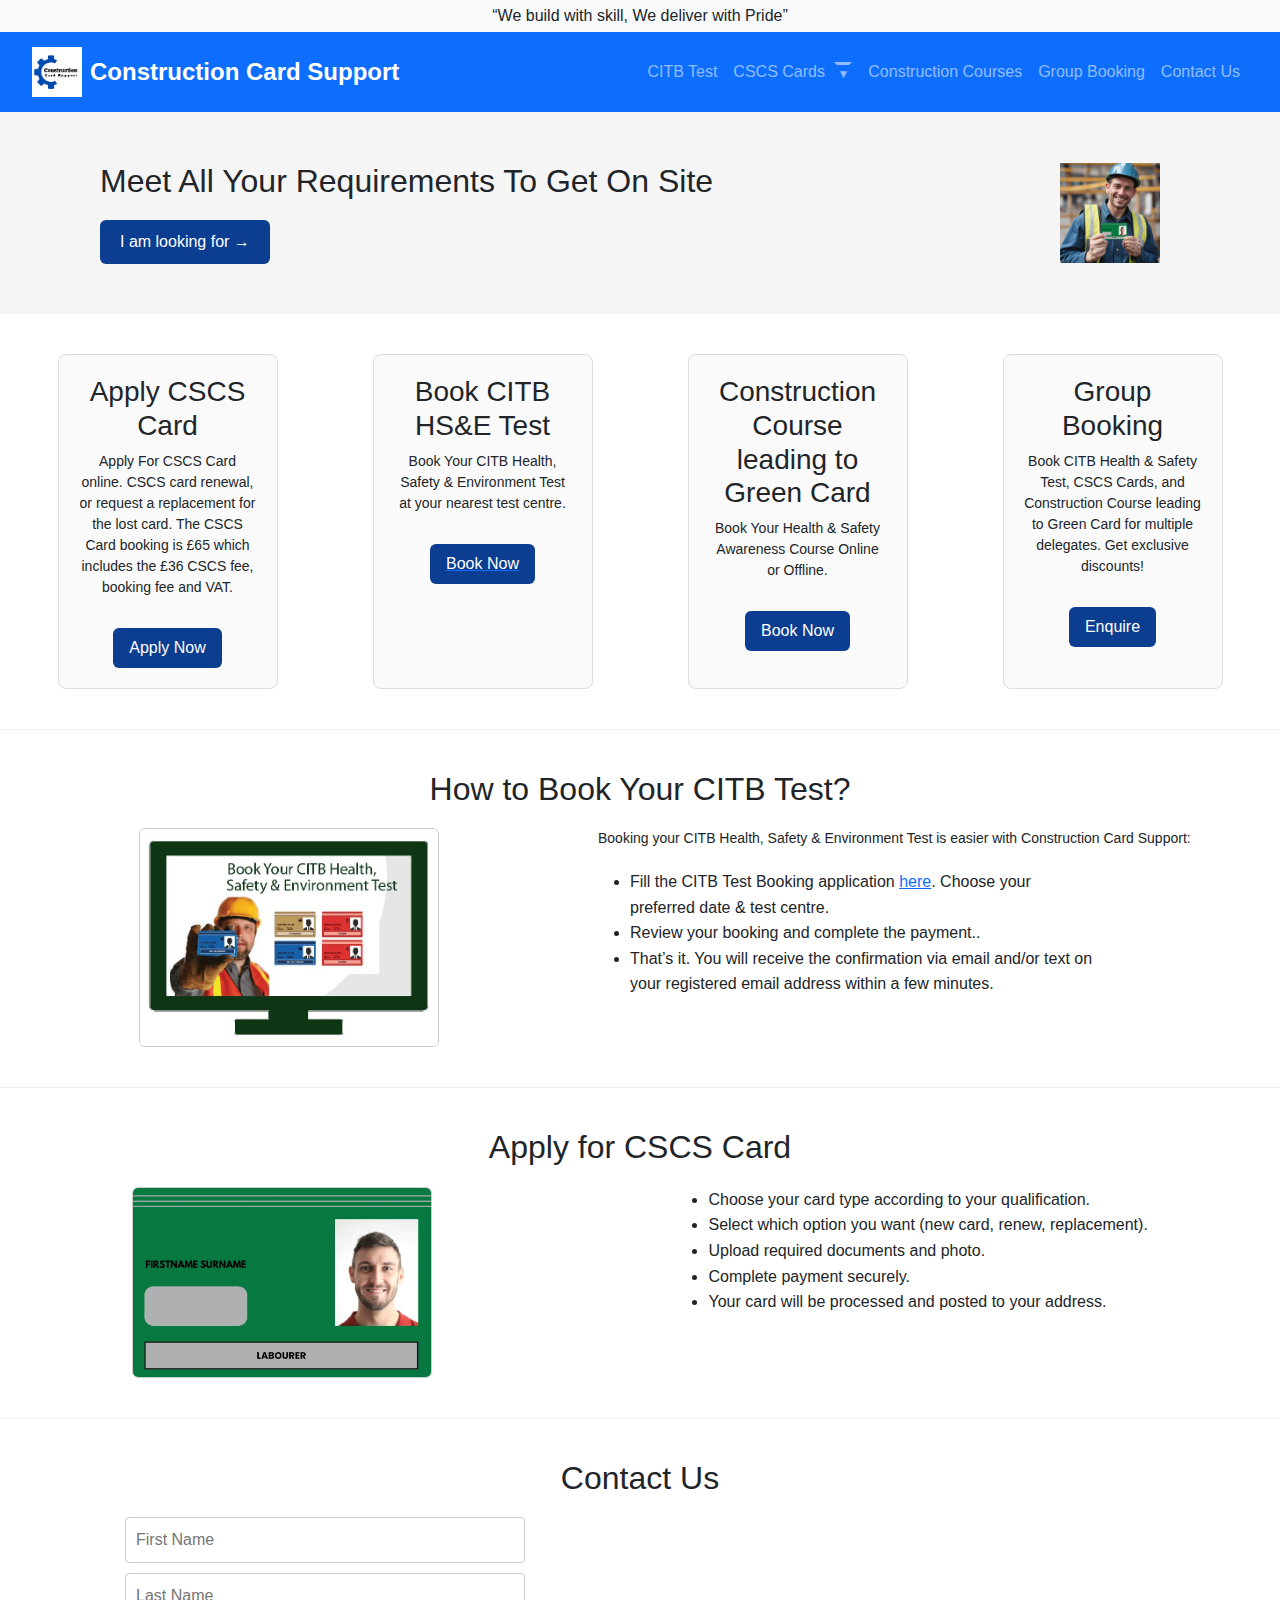
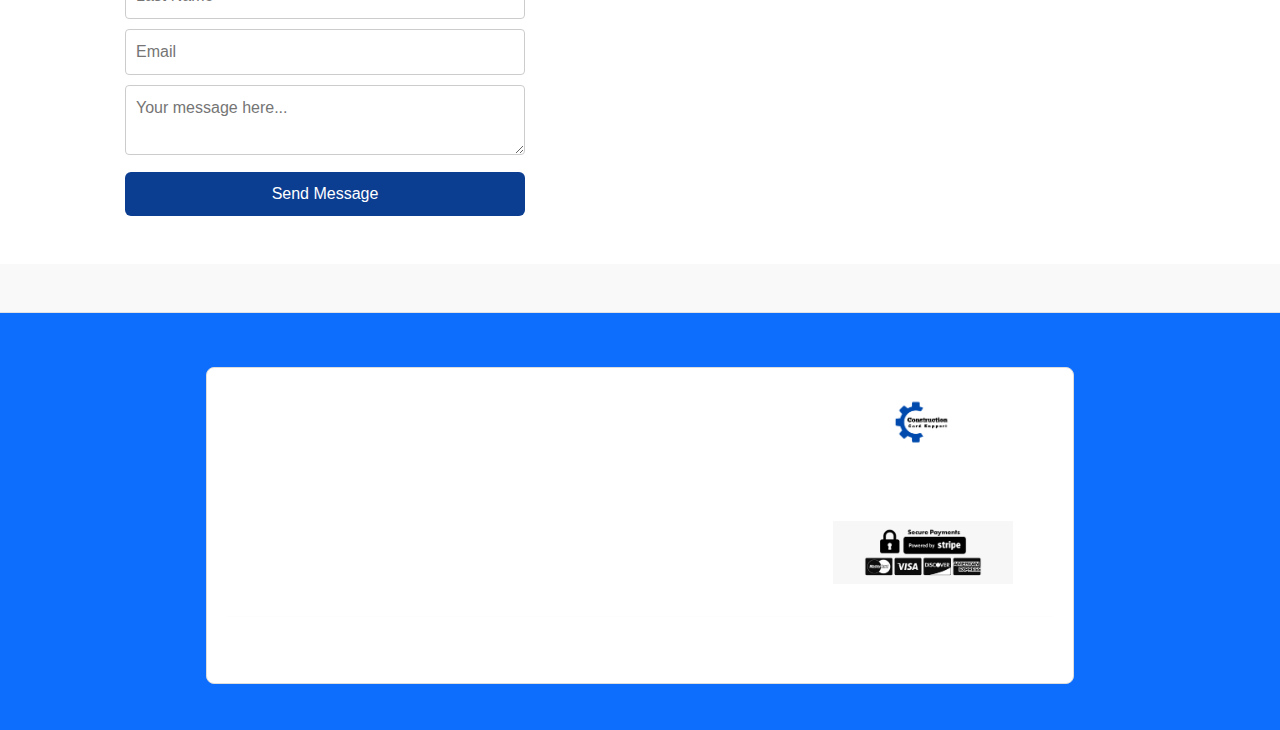
<file: index.html>
<!DOCTYPE html>
<html lang="en">
<head>
    <meta charset="UTF-8" />
    <meta name="viewport" content="width=device-width, initial-scale=1" />
    <title>Construction Card Support</title>
    <link href="https://fonts.googleapis.com/css2?family=Poppins:wght@400;600&display=swap" rel="stylesheet">
    <link href="https://cdn.jsdelivr.net/npm/bootstrap@5.3.0/dist/css/bootstrap.min.css" rel="stylesheet">
    <link rel="stylesheet" href="css/styles.css" />
</head>
<body>

    <div id="header"></div>

    <!-- Hero Section -->
    <section class="hero">
        <div class="hero-text">
            <h1>Meet All Your Requirements To Get On Site</h1>
            <button class="btn btn-primary">I am looking for →</button>
        </div>
        <div class="hero-image">
            <img src="images/hero.jpg" alt="Construction Card" />
        </div>
    </section>

    <!-- Services Section -->
    <section class="services">
        <div class="service-card">
            <h3>Apply CSCS Card</h3>
            <p>Apply For CSCS Card online. CSCS card renewal, or request a replacement for the lost card. The CSCS Card booking is £65 which includes the £36 CSCS fee, booking fee and VAT.<p>
            <a href="apply-cscs-green-labourer.html">
                <div class="button-row">
                    <button class="btn btn-primary">Apply Now</button>
                </div>
            </a>
        </div>
        <div class="service-card">
            <h3>Book CITB HS&E Test</h3>
            <p>Book Your CITB Health, Safety & Environment Test at your nearest test centre.</p>
            <a href="citb-test.html">
            <div class="button-row">
                <button class="btn btn-primary">Book Now</button>
            </div>
            </a>
        </div>
        <div class="service-card">
            <h3>Construction Course leading to Green Card</h3>
            <p>Book Your Health & Safety Awareness Course Online or Offline.</p>
            <div class="button-row">
                <button class="btn btn-primary">Book Now</button>
            </div>
        </div>
        <div class="service-card">
            <h3>Group Booking</h3>
            <p>Book CITB Health & Safety Test, CSCS Cards, and Construction Course leading to Green Card for multiple delegates. Get exclusive discounts!</p>
            <div class="button-row">
                <button class="btn btn-secondary">Enquire</button>
            </div>
        </div>
    </section>

    <!-- How to Book -->
    <section class="how-to-book">
        <h2>How to Book Your CITB Test?</h2>
        <div class="how-to-book-content">
            <img src="images/citb.jpg" alt="CITB Test" style="
                border-left-width: 1px;
                margin-left: 50px;
            ">
            
            <div>
                <p>Booking your CITB Health, Safety & Environment Test is easier with Construction Card Support:</p>
                <ul>
                    <li>Fill the CITB Test Booking application <a href="citb-test.html">here</a>. Choose your preferred date & test centre.</li>
                    <li>Review your booking and complete the payment..</li>
                    <li> That’s it. You will receive the confirmation via email and/or text on your registered email address within a few minutes.</li>
                </ul>
            </div>
        </div>
    </section>

    <!-- Apply for CSCS Card -->
    <section class="apply-cscs">
        <h2>Apply for CSCS Card</h2>
        <div class="apply-cscs-content">
            <img src="images/GreenCard_1.jpg" alt="CSCS Card" />
            <div>
                <ul>
                    <li>Choose your card type according to your qualification.</li>
                    <li>Select which option you want (new card, renew, replacement).</li>
                    <li>Upload required documents and photo.</li>
                    <li>Complete payment securely.</li>
                    <li>Your card will be processed and posted to your address.</li>
                </ul>
            </div>
        </div>
    </section>

    <!-- Contact + Map -->
    <section class="contact-map">
        <h2>Contact Us</h2>
        <div class="contact-map-content">
            <form id="contact-form">
                <input type="text" placeholder="First Name" required />
                <input type="text" placeholder="Last Name" required />
                <input type="email" placeholder="Email" required />
                <textarea placeholder="Your message here..."></textarea>
                <button type="submit" class="btn btn-success">Send Message</button>
            </form>
            <div class="map">
                <iframe
                    src="https://www.google.com/maps/embed?pb=!1m18!1m12!1m3!1d2371.519013346125!2d-1.546485!3d53.7965081!2m3!1f0!2f0!3f0!3m2!1i1024!2i768!4f13.1!3m3!1m2!1s0x48795c18f5d7aeb3%3A0xb5f37e5c8d368e5!2s14%20King%20St%2C%20Leeds%20LS1%202HL%2C%20UK!5e0!3m2!1sen!2suk!4v1680000000000"
                    width="400"
                    height="300"
                    style="border:0;"
                    allowfullscreen=""
                    loading="lazy">
                </iframe>
            </div>
        </div>
    </section>

    <div id="footer"></div>
    

    <script>
        fetch('partials/header.html')
            .then(res => res.text())
            .then(data => document.getElementById('header').innerHTML = data);

        fetch('partials/footer.html')
            .then(res => res.text())
            .then(data => document.getElementById('footer').innerHTML = data);

        document.getElementById("contact-form").addEventListener("submit", function(e) {
            e.preventDefault();
            alert("Thank you for your message! We will get back to you soon.");
        });
    </script>
    <script src="https://cdn.jsdelivr.net/npm/bootstrap@5.3.0/dist/js/bootstrap.bundle.min.js"></script>
</body>
</html>
</file>
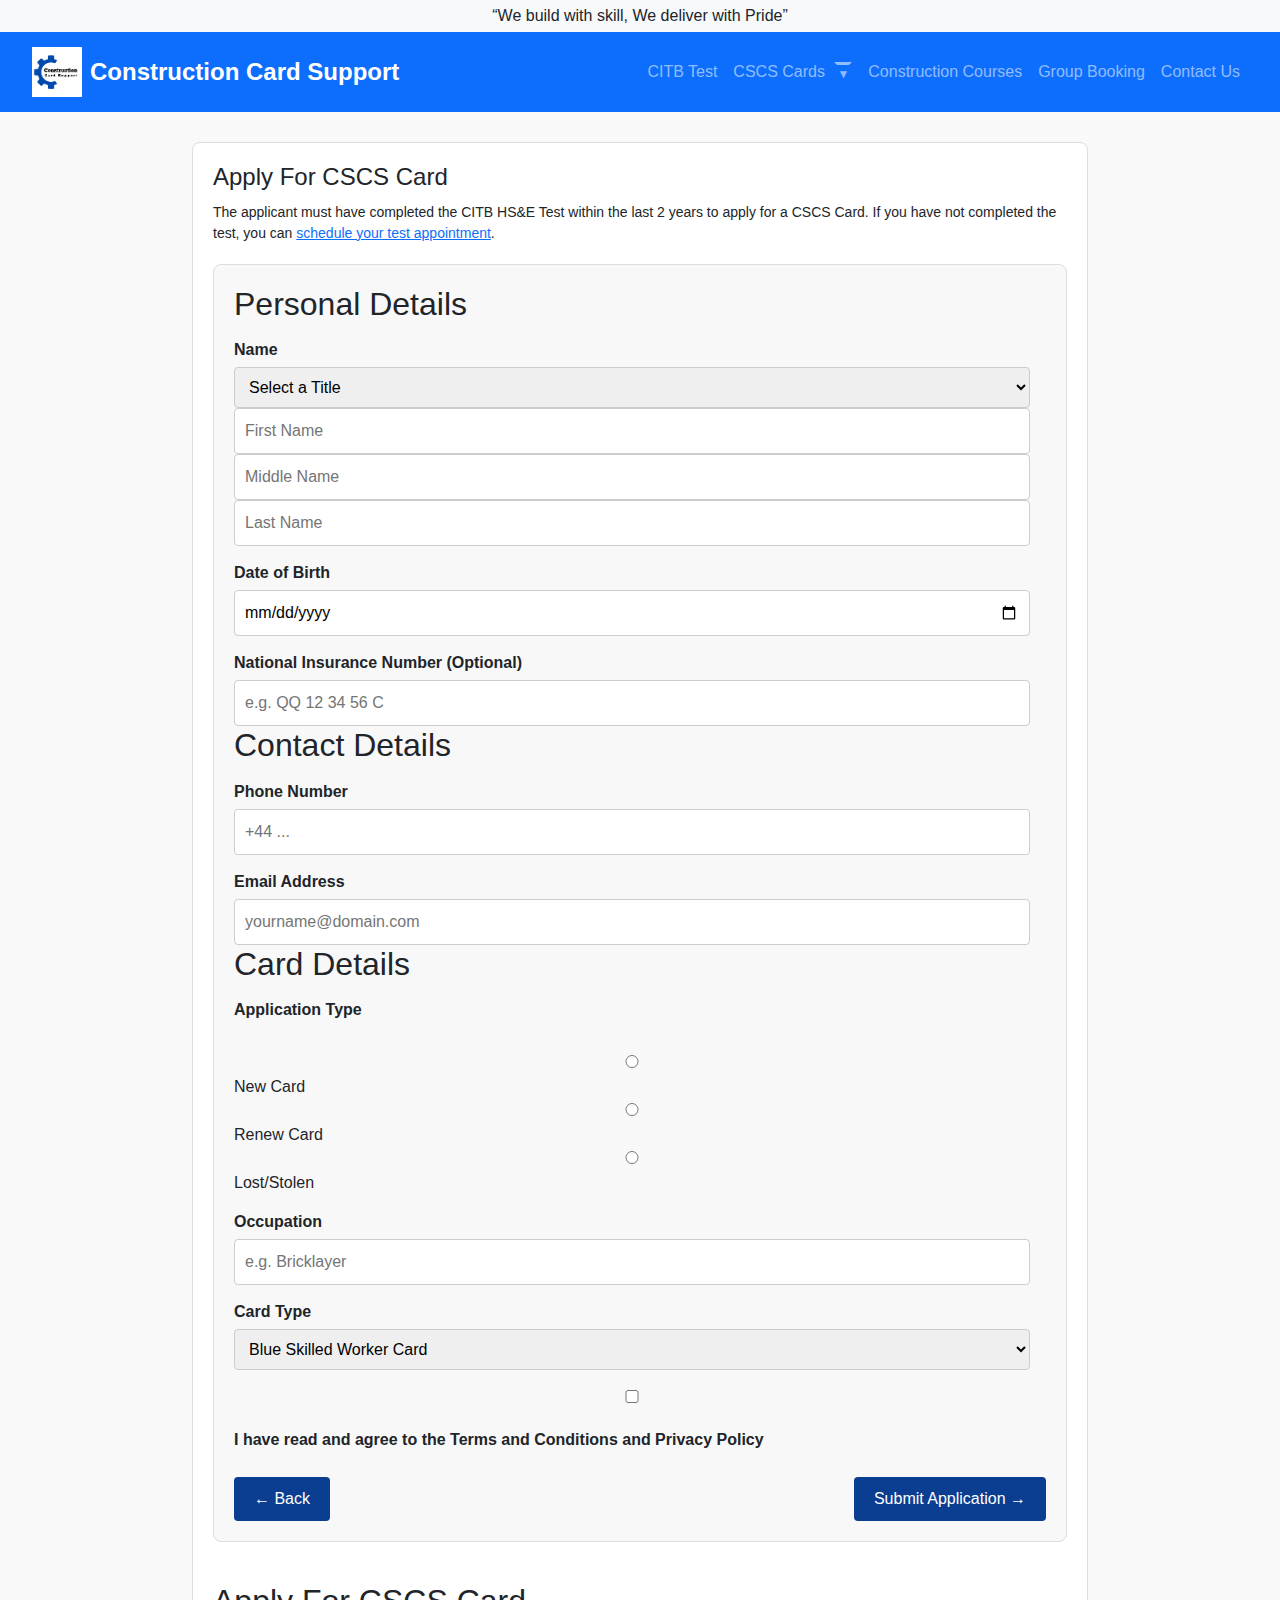
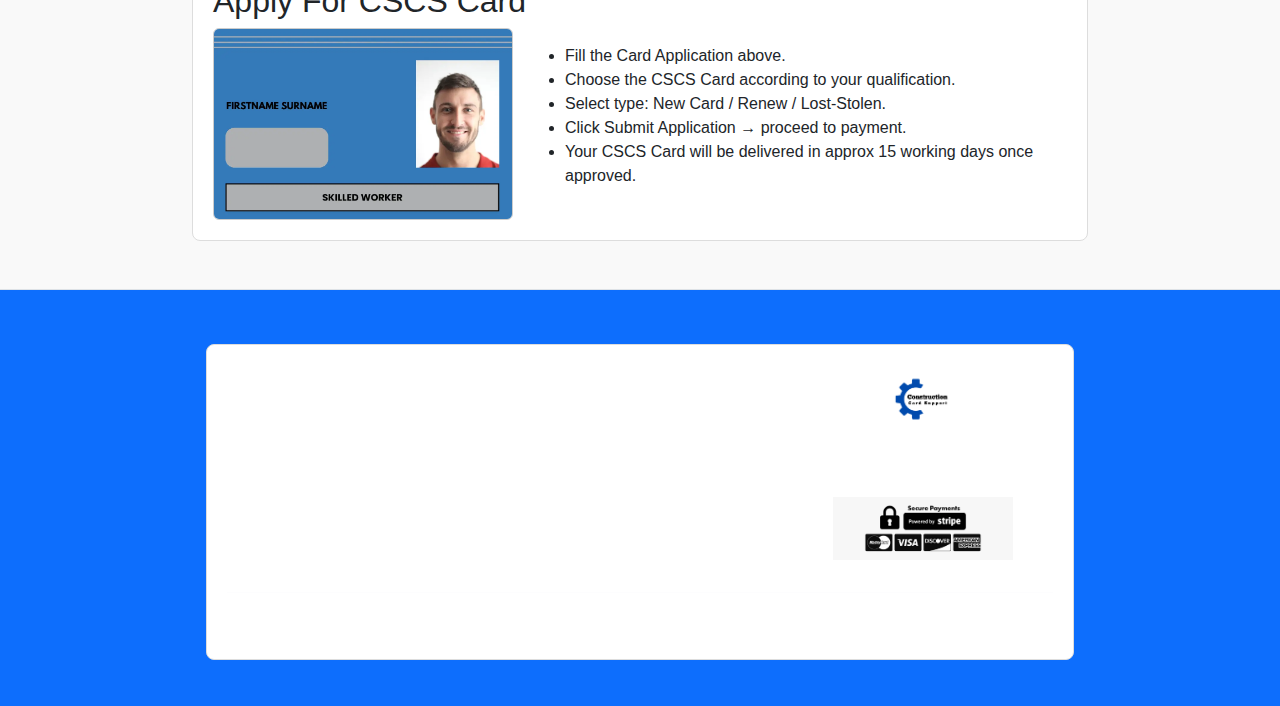
<file: apply-cscs-blue-skilled-worked.html>
<!DOCTYPE html>
<html lang="en">
<head>
    <meta charset="UTF-8" />
    <meta name="viewport" content="width=device-width, initial-scale=1" />
    <title>Your Page Title</title>
    <link href="https://fonts.googleapis.com/css2?family=Poppins:wght@400;600&display=swap" rel="stylesheet">
    <link href="https://cdn.jsdelivr.net/npm/bootstrap@5.3.0/dist/css/bootstrap.min.css" rel="stylesheet">
    <link rel="stylesheet" href="css/styles.css" />
</head>
<body>

<div id="header"></div>

<div class="container">
    <h1>Apply For CSCS Card</h1>
    <p>The applicant must have completed the CITB HS&E Test within the last 2 years to apply for a CSCS Card.
    If you have not completed the test, you can <a href="citb-test.html">schedule your test appointment</a>.</p>

    <!-- Form Section -->
    <div style="background: #f8f8f8; border: 1px solid #ddd; border-radius: 8px; padding: 20px;">
        <h2>Personal Details</h2>
        <form>
            <label>Name</label>
            <select>
                <option>Select a Title</option>
                <option>Mr</option>
                <option>Mrs</option>
                <option>Ms</option>
                <option>Miss</option>
            </select>
            <input type="text" placeholder="First Name" required>
            <input type="text" placeholder="Middle Name">
            <input type="text" placeholder="Last Name" required>

            <label>Date of Birth</label>
            <input type="date" required>

            <label>National Insurance Number (Optional)</label>
            <input type="text" placeholder="e.g. QQ 12 34 56 C">

            <h2>Contact Details</h2>
            <label>Phone Number</label>
            <input type="text" placeholder="+44 ...">

            <label>Email Address</label>
            <input type="email" placeholder="yourname@domain.com" required>

            <h2>Card Details</h2>
            <label>Application Type</label><br>
            <input type="radio" name="apptype"> New Card
            <input type="radio" name="apptype"> Renew Card
            <input type="radio" name="apptype"> Lost/Stolen

            <label>Occupation</label>
            <input type="text" placeholder="e.g. Bricklayer">

            <label>Card Type</label>
            <select>

                <option>Blue Skilled Worker Card</option>
                <option>Green Labourer Card</option>
                <option>Red Provisional Card</option>
                <option>Red Trainee Card</option>
                <option>Red Experienced Worker Card</option>
                <option>Red Technical Supervisor/Manager Card</option>
                <option>Gold Advanced Craft Card</option>
                <option>Gold Supervisor Card</option>
                <option>Black Manager Card</option>
                <option>White Professionally Qualified Person </option>
                <option>White Academically Qualified Person </option>

            </select>

            <div class="form-group checkbox">
                <input type="checkbox" required>
                <label>I have read and agree to the Terms and Conditions and Privacy Policy</label>
            </div>

            <div class="buttons">
                <button type="button" onclick="history.back()">← Back</button>
                <button type="submit">Submit Application →</button>
            </div>
        </form>
    </div>

    <!-- Bottom Instructions -->
    <div style="margin-top: 40px;">
        <h2>Apply For CSCS Card</h2>
        <div style="display: flex; flex-wrap: wrap; gap: 20px; align-items: center;">
            <img src="images/BlueCard_1.jpg" alt="blue Card" style="max-width: 300px; border: 1px solid #ccc; border-radius: 6px;">
            <ul style="flex: 1; min-width: 300px;">
                <li>Fill the Card Application above.</li>
                <li>Choose the CSCS Card according to your qualification.</li>
                <li>Select type: New Card / Renew / Lost-Stolen.</li>
                <li>Click Submit Application → proceed to payment.</li>
                <li>Your CSCS Card will be delivered in approx 15 working days once approved.</li>
            </ul>
        </div>
    </div>

</div>

<div id="footer"></div>

<script>
    fetch('partials/header.html')
        .then(res => res.text())
        .then(data => document.getElementById('header').innerHTML = data);

    fetch('partials/footer.html')
        .then(res => res.text())
        .then(data => document.getElementById('footer').innerHTML = data);
</script>
<script src="https://cdn.jsdelivr.net/npm/bootstrap@5.3.0/dist/js/bootstrap.bundle.min.js"></script>
</body>
</html>
</file>
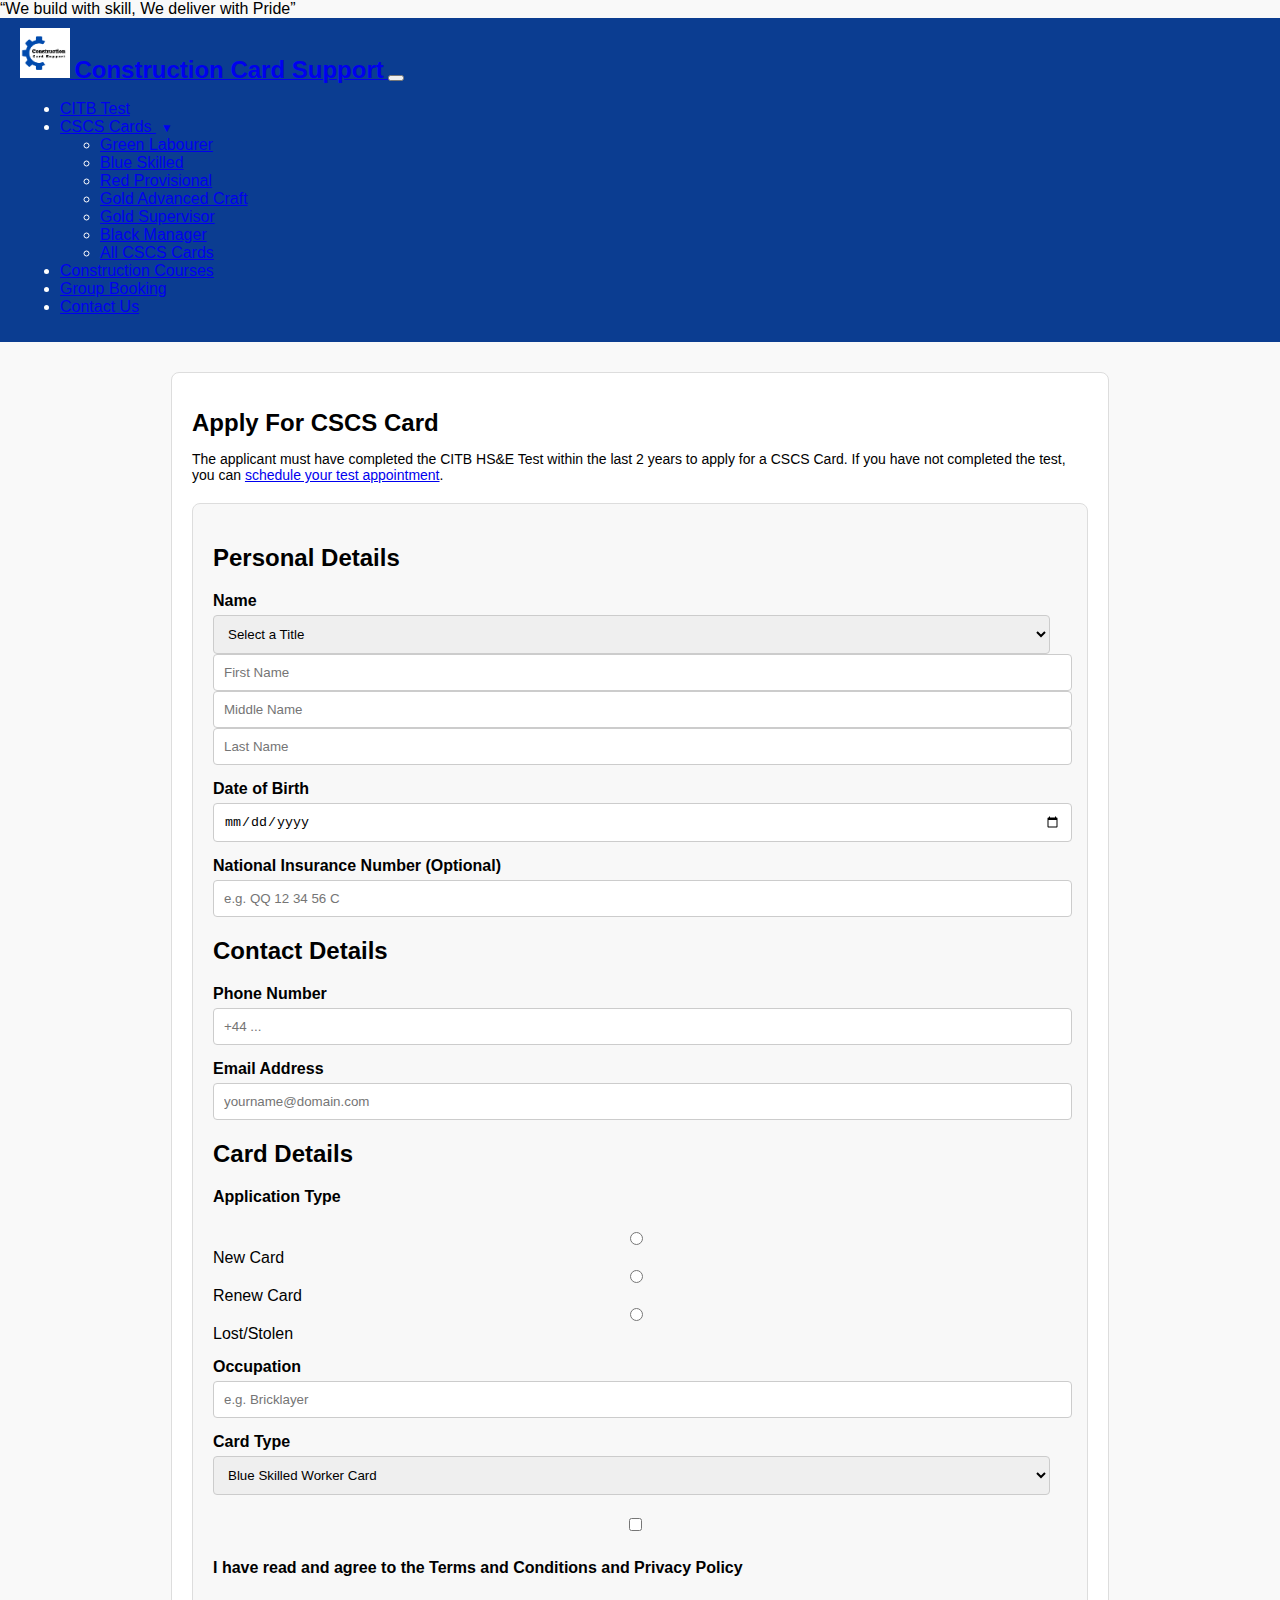
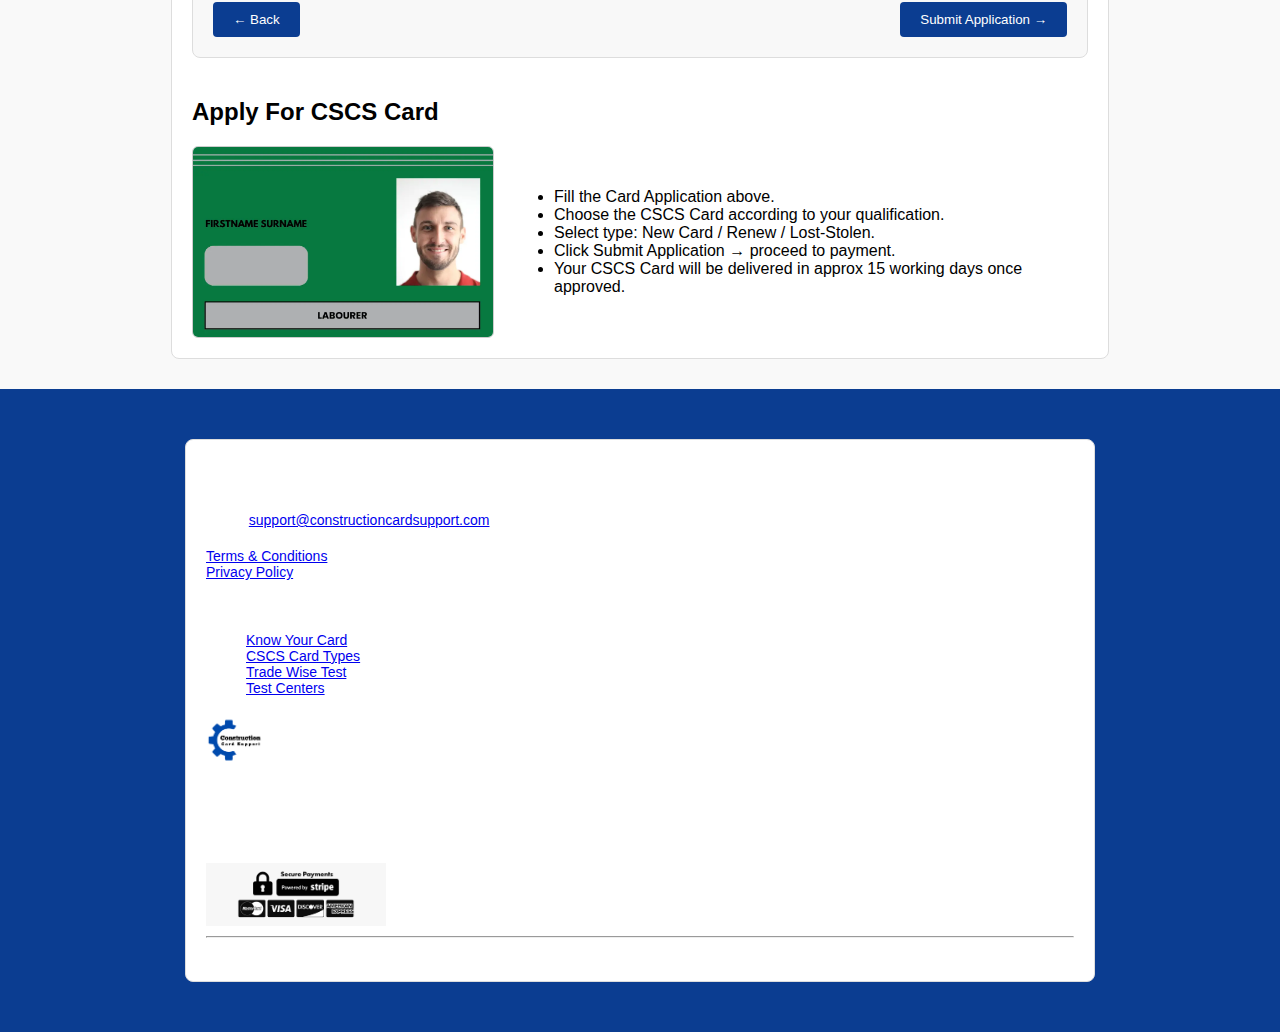
<file: apply-cscs-green-labourer.html>
<!DOCTYPE html>
<html lang="en">
<head>
    <meta charset="UTF-8" />
    <meta name="viewport" content="width=device-width, initial-scale=1.0" />
    <title>Apply For CSCS Card - Green Labourer Card</title>
    <link rel="stylesheet" href="css/styles.css" />
</head>
<body>

<div id="header"></div>

<div class="container">
    <h1>Apply For CSCS Card</h1>
    <p>The applicant must have completed the CITB HS&E Test within the last 2 years to apply for a CSCS Card.
    If you have not completed the test, you can <a href="citb-test.html">schedule your test appointment</a>.</p>

    <!-- Form Section -->
    <div style="background: #f8f8f8; border: 1px solid #ddd; border-radius: 8px; padding: 20px;">
        <h2>Personal Details</h2>
        <form>
            <label>Name</label>
            <select>
                <option>Select a Title</option>
                <option>Mr</option>
                <option>Mrs</option>
                <option>Ms</option>
                <option>Miss</option>
            </select>
            <input type="text" placeholder="First Name" required>
            <input type="text" placeholder="Middle Name">
            <input type="text" placeholder="Last Name" required>

            <label>Date of Birth</label>
            <input type="date" required>

            <label>National Insurance Number (Optional)</label>
            <input type="text" placeholder="e.g. QQ 12 34 56 C">

            <h2>Contact Details</h2>
            <label>Phone Number</label>
            <input type="text" placeholder="+44 ...">

            <label>Email Address</label>
            <input type="email" placeholder="yourname@domain.com" required>

            <h2>Card Details</h2>
            <label>Application Type</label><br>
            <input type="radio" name="apptype"> New Card
            <input type="radio" name="apptype"> Renew Card
            <input type="radio" name="apptype"> Lost/Stolen

            <label>Occupation</label>
            <input type="text" placeholder="e.g. Bricklayer">

            <label>Card Type</label>
            <select>
                
                <option>Blue Skilled Worker Card</option>
                <option>Green Labourer Card</option>
                <option>Red Provisional Card</option>
                <option>Red Trainee Card</option>
                <option>Red Experienced Worker Card</option>
                <option>Red Technical Supervisor/Manager Card</option>
                <option>Gold Advanced Craft Card</option>
                <option>Gold Supervisor Card</option>
                <option>Black Manager Card</option>
                <option>White Professionally Qualified Person </option>
                <option>White Academically Qualified Person </option>

            </select>

            <div class="form-group checkbox">
                <input type="checkbox" required>
                <label>I have read and agree to the Terms and Conditions and Privacy Policy</label>
            </div>

            <div class="buttons">
                <button type="button" onclick="history.back()">← Back</button>
                <button type="submit">Submit Application →</button>
            </div>
        </form>
    </div>

    <!-- Bottom Instructions -->
    <div style="margin-top: 40px;">
        <h2>Apply For CSCS Card</h2>
        <div style="display: flex; flex-wrap: wrap; gap: 20px; align-items: center;">
            <img src="images/GreenCard_1.jpg" alt="Green Card" style="max-width: 300px; border: 1px solid #ccc; border-radius: 6px;">
            <ul style="flex: 1; min-width: 300px;">
                <li>Fill the Card Application above.</li>
                <li>Choose the CSCS Card according to your qualification.</li>
                <li>Select type: New Card / Renew / Lost-Stolen.</li>
                <li>Click Submit Application → proceed to payment.</li>
                <li>Your CSCS Card will be delivered in approx 15 working days once approved.</li>
            </ul>
        </div>
    </div>

</div>

<div id="footer"></div>

<script>
    fetch('partials/header.html')
        .then(res => res.text())
        .then(data => document.getElementById('header').innerHTML = data);

    fetch('partials/footer.html')
        .then(res => res.text())
        .then(data => document.getElementById('footer').innerHTML = data);
</script>

</body>
</html>
</file>
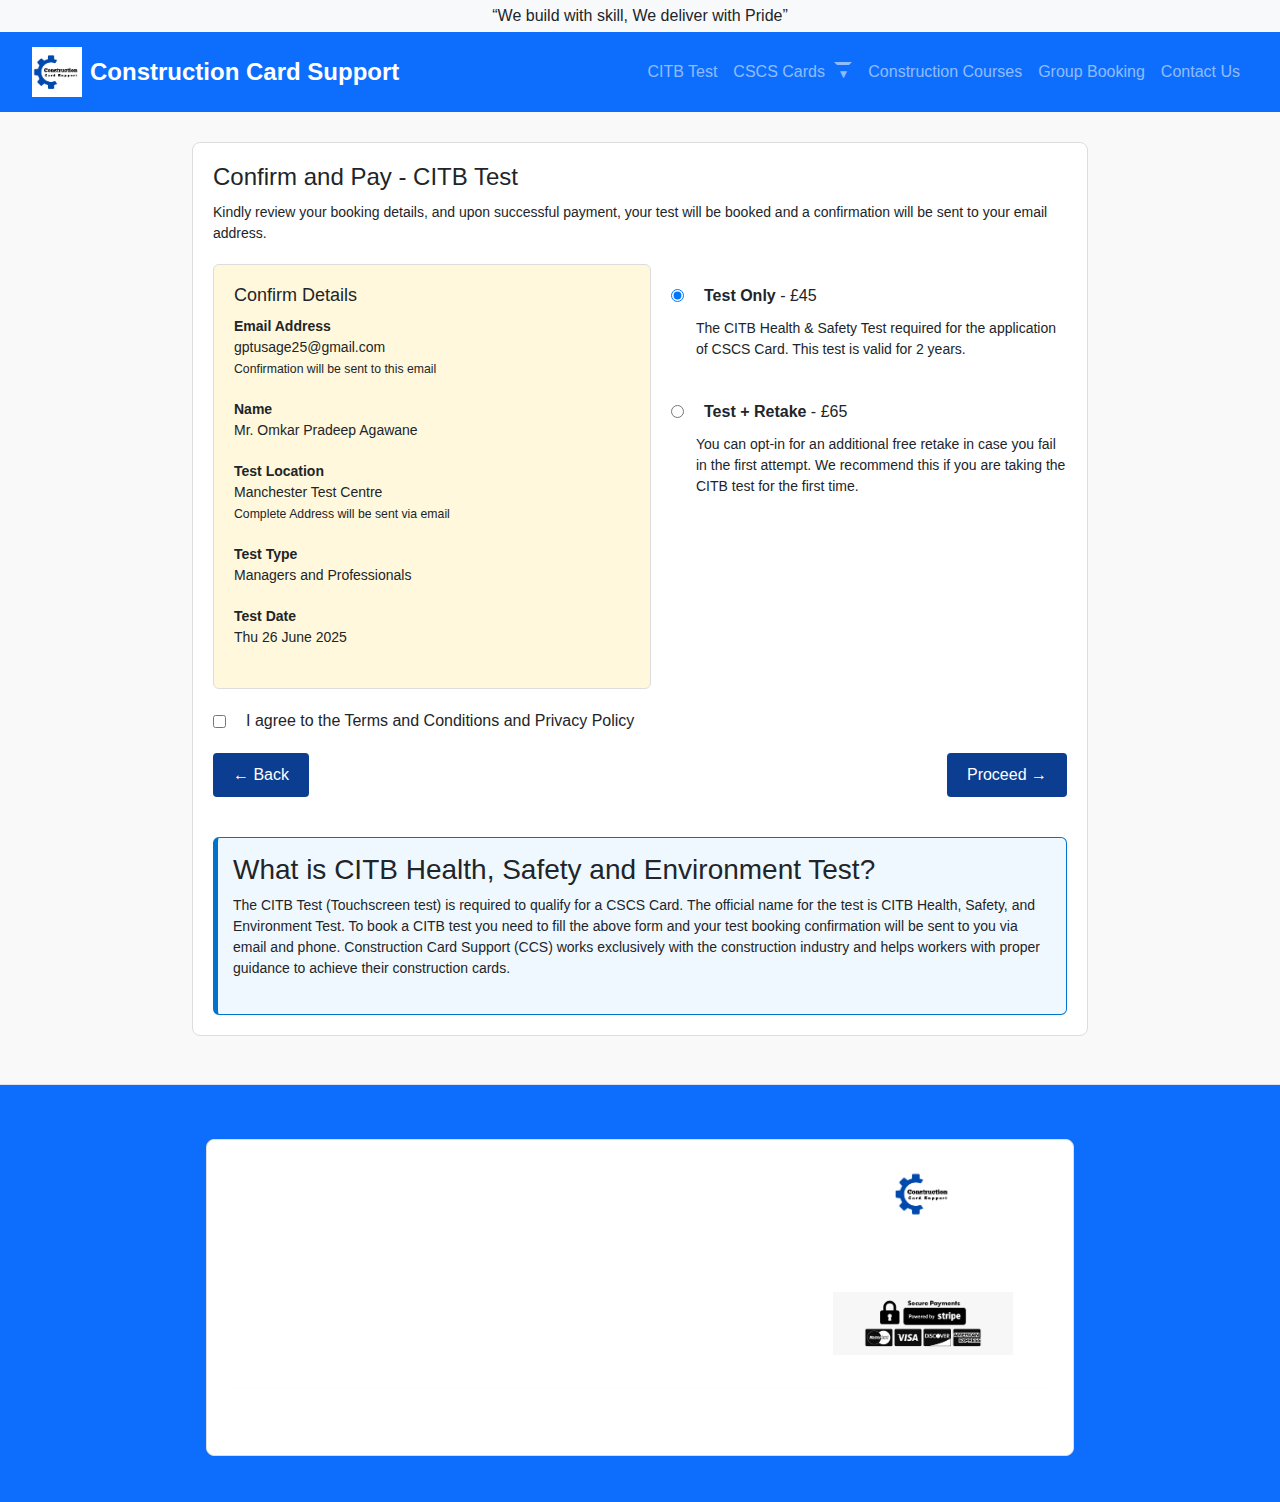
<file: citb-confirm-pay.html>
<!DOCTYPE html>
<html lang="en">
<head>
    <meta charset="UTF-8" />
    <meta name="viewport" content="width=device-width, initial-scale=1" />
    <title>Your Page Title</title>
    <link href="https://fonts.googleapis.com/css2?family=Poppins:wght@400;600&display=swap" rel="stylesheet">
    <link href="https://cdn.jsdelivr.net/npm/bootstrap@5.3.0/dist/css/bootstrap.min.css" rel="stylesheet">
    <link rel="stylesheet" href="css/styles.css" />
</head>
<body>
  <div id="header"></div>

  <div class="container">
    <h1>Confirm and Pay - CITB Test</h1>
    <p>Kindly review your booking details, and upon successful payment, your test will be booked and a confirmation will be sent to your email address.</p>

    <div style="display: flex; flex-wrap: wrap; gap: 20px; align-items: flex-start; margin-top: 20px;">
      
      <!-- Left: Confirm Details -->
      <div style="flex: 1; min-width: 300px; background: #fff8dc; padding: 20px; border-radius: 6px; border: 1px solid #ddd;">
        <h2 style="font-size: 18px; margin-bottom: 10px;">Confirm Details</h2>
        <p><strong>Email Address</strong><br>
        gptusage25@gmail.com<br>
        <small>Confirmation will be sent to this email</small></p>

        <p><strong>Name</strong><br>
        Mr. Omkar Pradeep Agawane</p>

        <p><strong>Test Location</strong><br>
        Manchester Test Centre<br>
        <small>Complete Address will be sent via email</small></p>

        <p><strong>Test Type</strong><br>
        Managers and Professionals</p>

        <p><strong>Test Date</strong><br>
        Thu 26 June 2025</p>
      </div>

      <!-- Right: Price Options -->
      <div style="flex: 1; min-width: 280px;">
        <div class="form-group checkbox">
          <input type="radio" id="testOnly" name="testOption" checked>
          <label for="testOnly"><strong>Test Only</strong> - £45</label>
          <p style="font-size: 14px; margin-left: 25px;">
            The CITB Health &amp; Safety Test required for the application of CSCS Card. This test is valid for 2 years.
          </p>
        </div>

        <div class="form-group checkbox">
          <input type="radio" id="testRetake" name="testOption">
          <label for="testRetake"><strong>Test + Retake</strong> - £65</label>
          <p style="font-size: 14px; margin-left: 25px;">
            You can opt-in for an additional free retake in case you fail in the first attempt. We recommend this if you are taking the CITB test for the first time.
          </p>
        </div>
      </div>
    </div>

    <!-- Agree Terms -->
    <div class="form-group checkbox">
      <input type="checkbox" id="agreeConfirm">
      <label for="agreeConfirm">I agree to the Terms and Conditions and Privacy Policy</label>
    </div>

    <!-- Buttons -->
    <div class="buttons">
      <button type="button" onclick="history.back()">← Back</button>
      <button type="submit">Proceed →</button>
    </div>

    <!-- FAQ section -->
    <div class="faq">
      <h3>What is CITB Health, Safety and Environment Test?</h3>
      <p>
        The CITB Test (Touchscreen test) is required to qualify for a CSCS Card. The official name for the test is CITB Health, Safety, and Environment Test. To book a CITB test you need to fill the above form and your test booking confirmation will be sent to you via email and phone. Construction Card Support (CCS) works exclusively with the construction industry and helps workers with proper guidance to achieve their construction cards.
      </p>
    </div>
  </div>

  <div id="footer"></div>
  

  <script>
    fetch('partials/header.html')
      .then(res => res.text())
      .then(data => document.getElementById('header').innerHTML = data);

    fetch('partials/footer.html')
      .then(res => res.text())
      .then(data => document.getElementById('footer').innerHTML = data);
  </script>
  <script src="https://cdn.jsdelivr.net/npm/bootstrap@5.3.0/dist/js/bootstrap.bundle.min.js"></script>
</body>
</html>
</file>
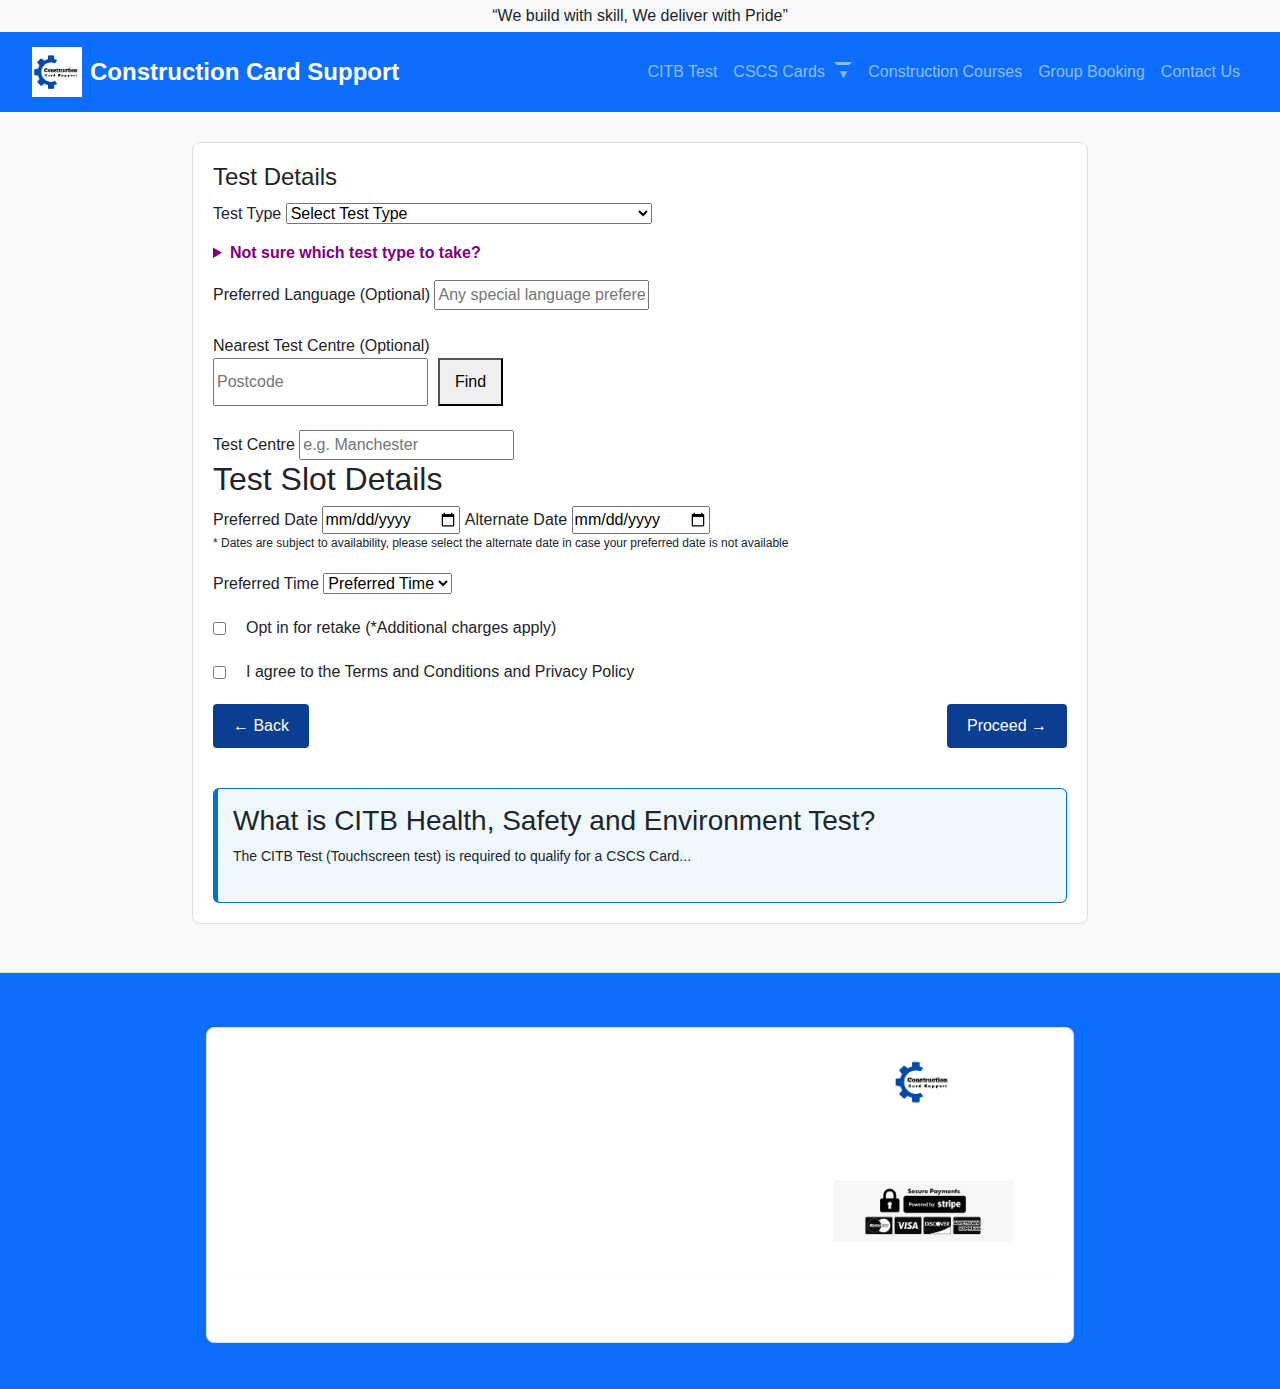
<file: citb-test-details.html>
<!DOCTYPE html>
<html lang="en">
<head>
    <meta charset="UTF-8" />
    <meta name="viewport" content="width=device-width, initial-scale=1" />
    <title>Your Page Title</title>
    <link href="https://fonts.googleapis.com/css2?family=Poppins:wght@400;600&display=swap" rel="stylesheet">
    <link href="https://cdn.jsdelivr.net/npm/bootstrap@5.3.0/dist/css/bootstrap.min.css" rel="stylesheet">
    <link rel="stylesheet" href="css/styles.css" />
</head>
<body>
  <div id="header"></div>
  <div class="container">
      <h1>Test Details</h1>

      <label>Test Type</label>
     <select required>
        <option value="">Select Test Type</option>
        <option value="Operative">Operative</option>
        <option value="Managers and Professionals">Managers and Professionals</option>
        <option value="Supervisors Test">Supervisors Test</option>
        <option value="Working at Height Test">Working at Height Test</option>
        <option value="Plumbing or Gas Test">Plumbing or Gas Test</option>
        <option value="Highway Works Test">Highway Works Test</option>
        <option value="Demolition Test">Demolition Test</option>
        <option value="HVACR Test (Domestic Heating and Plumbing)">HVACR Test (Domestic Heating and Plumbing)</option>
        <option value="HVACR Test (Ductwork)">HVACR Test (Ductwork)</option>
        <option value="HVACR Test (Pipelifting and Welding)">HVACR Test (Pipelifting and Welding)</option>
        <option value="HVACR Test (Refrigeration and Air Conditioning)">HVACR Test (Refrigeration and Air Conditioning)</option>
        <option value="HVACR Test (Services and Facilities)">HVACR Test (Services and Facilities)</option>
        <option value="Lift and Escalators Test">Lift and Escalators Test</option>
        <option value="Tunnelling Test">Tunnelling Test</option>
    </select>

      <details style="margin: 15px 0;">
        <summary style="color: purple; cursor: pointer; font-weight: bold;">
          Not sure which test type to take?
        </summary>
        <div style="padding: 10px; background: #f9f9f9; border: 1px solid #ccc; border-radius: 5px; margin-top: 10px;">
          <p>The most common test type is <strong>Operatives Test</strong>. The Operatives Test covers most trades &amp; CSCS Cards i.e.</p>
          <p>
            <strong>Labourers, Bricklayers, Carpenters, Painters &amp; Decorators, Groundworkers, Dry Liners, Floorers, Plasterers, Stone Fixers</strong> and many more. <br />
            Suitable for: <strong>Green CSCS Card, Blue CSCS Card, Gold CSCS Card and Red CSCS Card.</strong>
          </p>
          <p>You may need to take another test type if you are any of the below:</p>
          <ul>
            <li>Manager or Professional = Managers &amp; Professionals Test (Black / White CSCS Cards)</li>
            <li>Supervisor = Supervisor Test (Gold CSCS Card)</li>
            <li>Plumber = Plumbing/Gas Test (Blue / Gold CSCS Card)</li>
            <li>Demolition = Demolition Test (Red / Blue / Gold CSCS Card)</li>
            <li>Highways = Highway Works Test (Blue / Gold CSCS Card)</li>
            <li>Scaffolder / Roofer = Working at Height Test (Blue / Gold CSCS Card)</li>
            <li>HVACR = HVACR Test</li>
          </ul>
        </div>
      </details>

      <label>Preferred Language (Optional)</label>
      <input type="text" placeholder="Any special language preference">
        <br>
        <br>
      <label>Nearest Test Centre (Optional)</label>
       
      
      <div style="display: flex; gap: 10px;">
          <input type="text" placeholder="Postcode">
          <button style="padding: 10px 15px;">Find</button>
      </div>
        
        <br>

      <label>Test Centre</label>
      <input type="text" placeholder="e.g. Manchester">

      <h2>Test Slot Details</h2>

      <label>Preferred Date</label>
      <input type="date">

      <label>Alternate Date</label>
      <input type="date">

      <p style="font-size: 12px;">* Dates are subject to availability, please select the alternate date in case your preferred date is not available</p>

      <label>Preferred Time</label>
      <select>
          <option value="">Preferred Time</option>
          <option value="Morning">Morning</option>
          <option value="Afternoon">Afternoon</option>
          <option value="Evening">Evening</option>

      </select>

      <div class="form-group checkbox">
          <input type="checkbox" id="optInRetake">
          <label for="optInRetake">Opt in for retake (*Additional charges apply)</label>
      </div>

      <div class="form-group checkbox">
          <input type="checkbox" id="agreeDetails">
          <label for="agreeDetails">I agree to the Terms and Conditions and Privacy Policy</label>
      </div>

      <div class="buttons">
          <button type="button" onclick="history.back()">← Back</button>
          <a href="citb-confirm-pay.html">
            <button type="button">Proceed →</button>
          </a>
      </div>

      <!-- FAQ section same as other page -->
      <div class="faq">
          <h3>What is CITB Health, Safety and Environment Test?</h3>
          <p>
              The CITB Test (Touchscreen test) is required to qualify for a CSCS Card...
          </p>
      </div>
  </div>
  <div id="footer"></div>
 
  <script>
    fetch('partials/header.html')
      .then(res => res.text())
      .then(data => document.getElementById('header').innerHTML = data);

    fetch('partials/footer.html')
      .then(res => res.text())
      .then(data => document.getElementById('footer').innerHTML = data);
  </script>
  <script src="https://cdn.jsdelivr.net/npm/bootstrap@5.3.0/dist/js/bootstrap.bundle.min.js"></script>
</body>
</html>
</file>
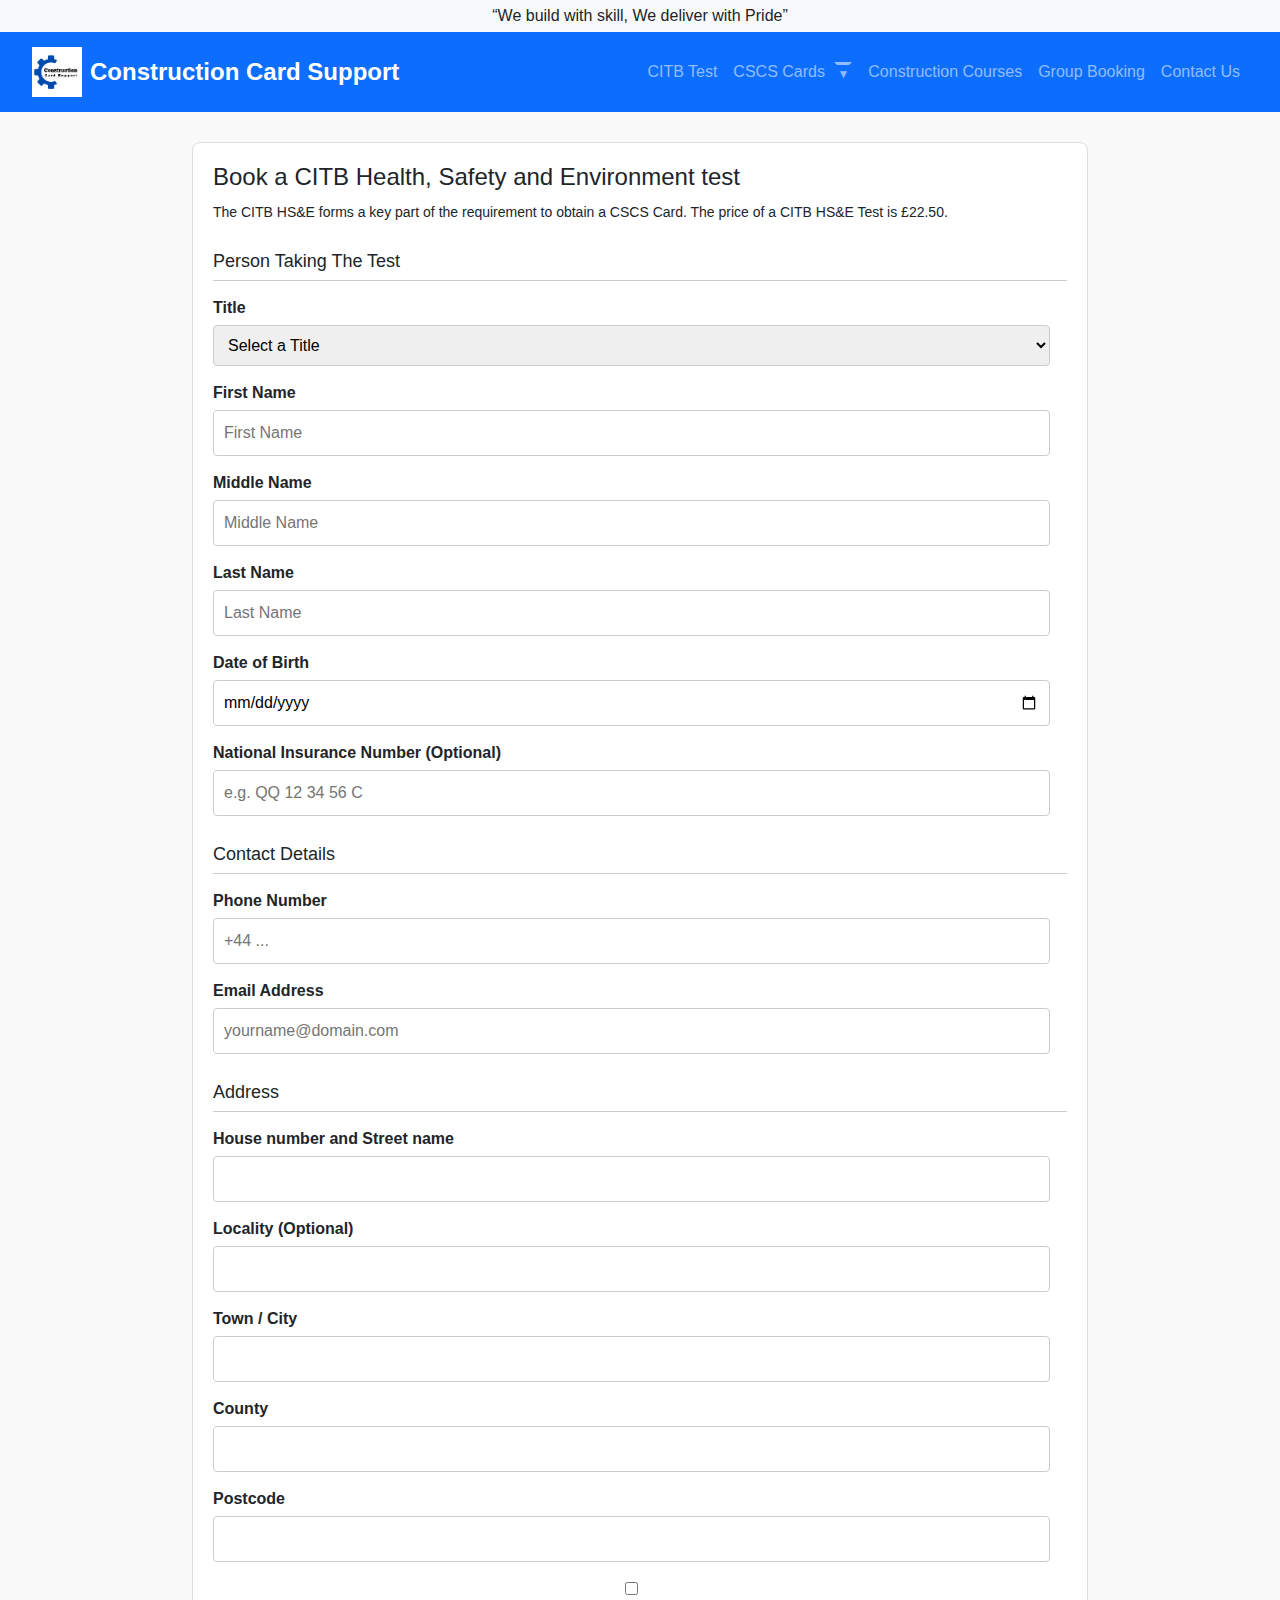
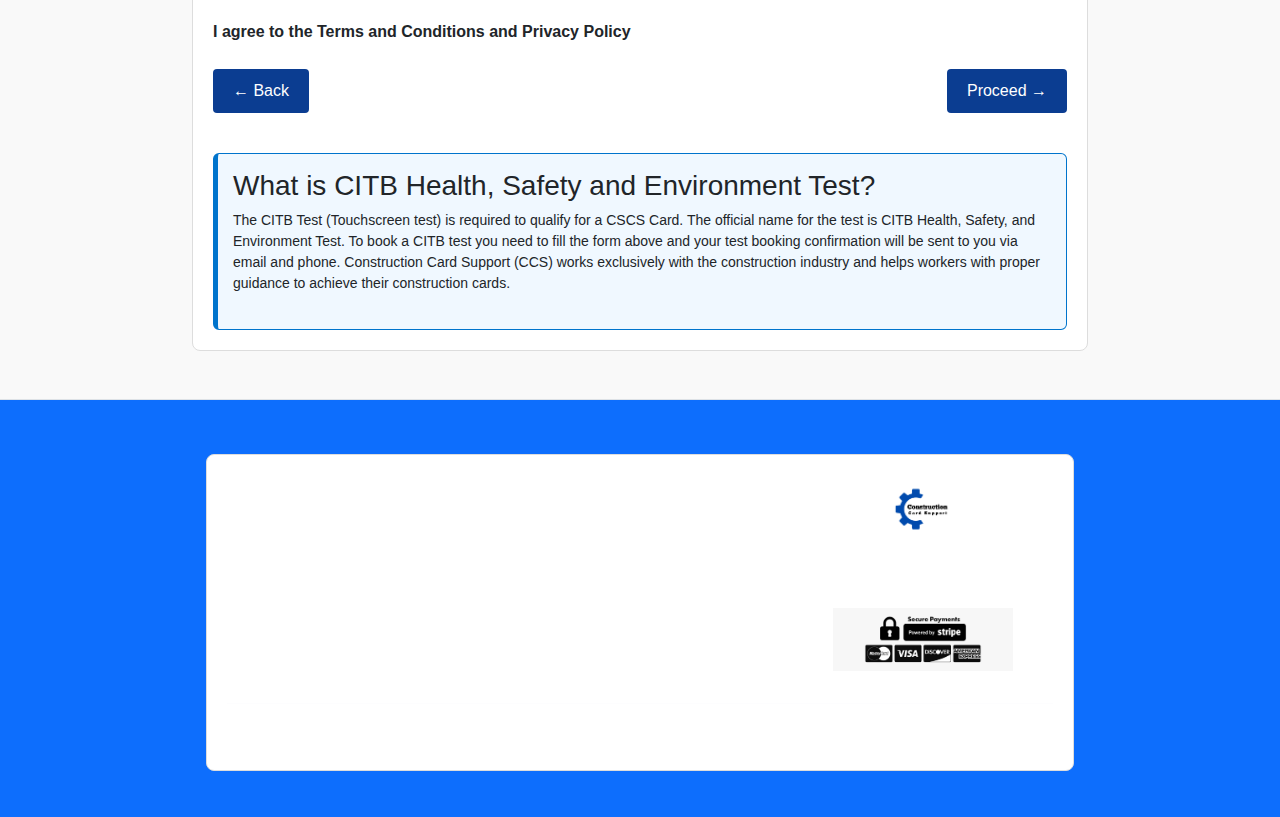
<file: citb-test.html>
<!DOCTYPE html>
<html lang="en">
<head>
    <meta charset="UTF-8" />
    <meta name="viewport" content="width=device-width, initial-scale=1" />
    <title>Your Page Title</title>
    <link href="https://fonts.googleapis.com/css2?family=Poppins:wght@400;600&display=swap" rel="stylesheet">
    <link href="https://cdn.jsdelivr.net/npm/bootstrap@5.3.0/dist/css/bootstrap.min.css" rel="stylesheet">
    <link rel="stylesheet" href="css/styles.css" />
</head>
<body>

    <div id="header"></div>

    <!-- Main Content -->
    <div class="container">
        <h1>Book a CITB Health, Safety and Environment test</h1>
        <p>The CITB HS&E forms a key part of the requirement to obtain a CSCS Card. The price of a CITB HS&E Test is £22.50.</p>

        <form>
            <!-- Person Taking The Test -->
            <div class="section-title">Person Taking The Test</div>

            <label for="title">Title</label>
            <select id="title" required>
                <option value="">Select a Title</option>
                <option>Mr</option>
                <option>Mrs</option>
                <option>Miss</option>
                <option>Ms</option>
                <option>Dr</option>
            </select>

            <label for="firstName">First Name</label>
            <input type="text" id="firstName" placeholder="First Name" required />

            <label for="middleName">Middle Name</label>
            <input type="text" id="middleName" placeholder="Middle Name" />

            <label for="lastName">Last Name</label>
            <input type="text" id="lastName" placeholder="Last Name" required />

            <label for="dob">Date of Birth</label>
            <input type="date" id="dob" required />

            <label for="ni">National Insurance Number (Optional)</label>
            <input type="text" id="ni" placeholder="e.g. QQ 12 34 56 C" />

            <!-- Contact Details -->
            <div class="section-title">Contact Details</div>

            <label for="phone">Phone Number</label>
            <input type="tel" id="phone" placeholder="+44 ..." required />

            <label for="email">Email Address</label>
            <input type="email" id="email" placeholder="yourname@domain.com" required />

            <!-- Address -->
            <div class="section-title">Address</div>

            <label for="address">House number and Street name</label>
            <input type="text" id="address" required />

            <label for="locality">Locality (Optional)</label>
            <input type="text" id="locality" />

            <label for="city">Town / City</label>
            <input type="text" id="city" required />

            <label for="county">County</label>
            <input type="text" id="county" required />

            <label for="postcode">Postcode</label>
            <input type="text" id="postcode" required />

            <!-- Agreement -->
            <div class="form-group checkbox">
          <input type="checkbox" id="agreeDetails">
          <label for="agreeDetails">I agree to the Terms and Conditions and Privacy Policy</label>
      </div>

            <!-- Buttons -->
            <div class="buttons">
                <button type="button" onclick="history.back()">← Back</button>
                <a href="citb-test-details.html">
                    <button type="button">Proceed →</button>
                </a>
            </div>
        </form>

        <!-- FAQ -->
        <div class="faq">
            <h3>What is CITB Health, Safety and Environment Test?</h3>
            <p>
                The CITB Test (Touchscreen test) is required to qualify for a CSCS Card. The official name for the test is CITB Health, Safety, and Environment Test.
                To book a CITB test you need to fill the form above and your test booking confirmation will be sent to you via email and phone.
                Construction Card Support (CCS) works exclusively with the construction industry and helps workers with proper guidance to achieve their construction cards.
            </p>
        </div>
    </div>

    <div id="footer"></div>
    

<script>
  fetch('partials/header.html')
    .then(res => res.text())
    .then(data => document.getElementById('header').innerHTML = data);

  fetch('partials/footer.html')
    .then(res => res.text())
    .then(data => document.getElementById('footer').innerHTML = data);
</script>
<script src="https://cdn.jsdelivr.net/npm/bootstrap@5.3.0/dist/js/bootstrap.bundle.min.js"></script>
</body>
</html>
</file>
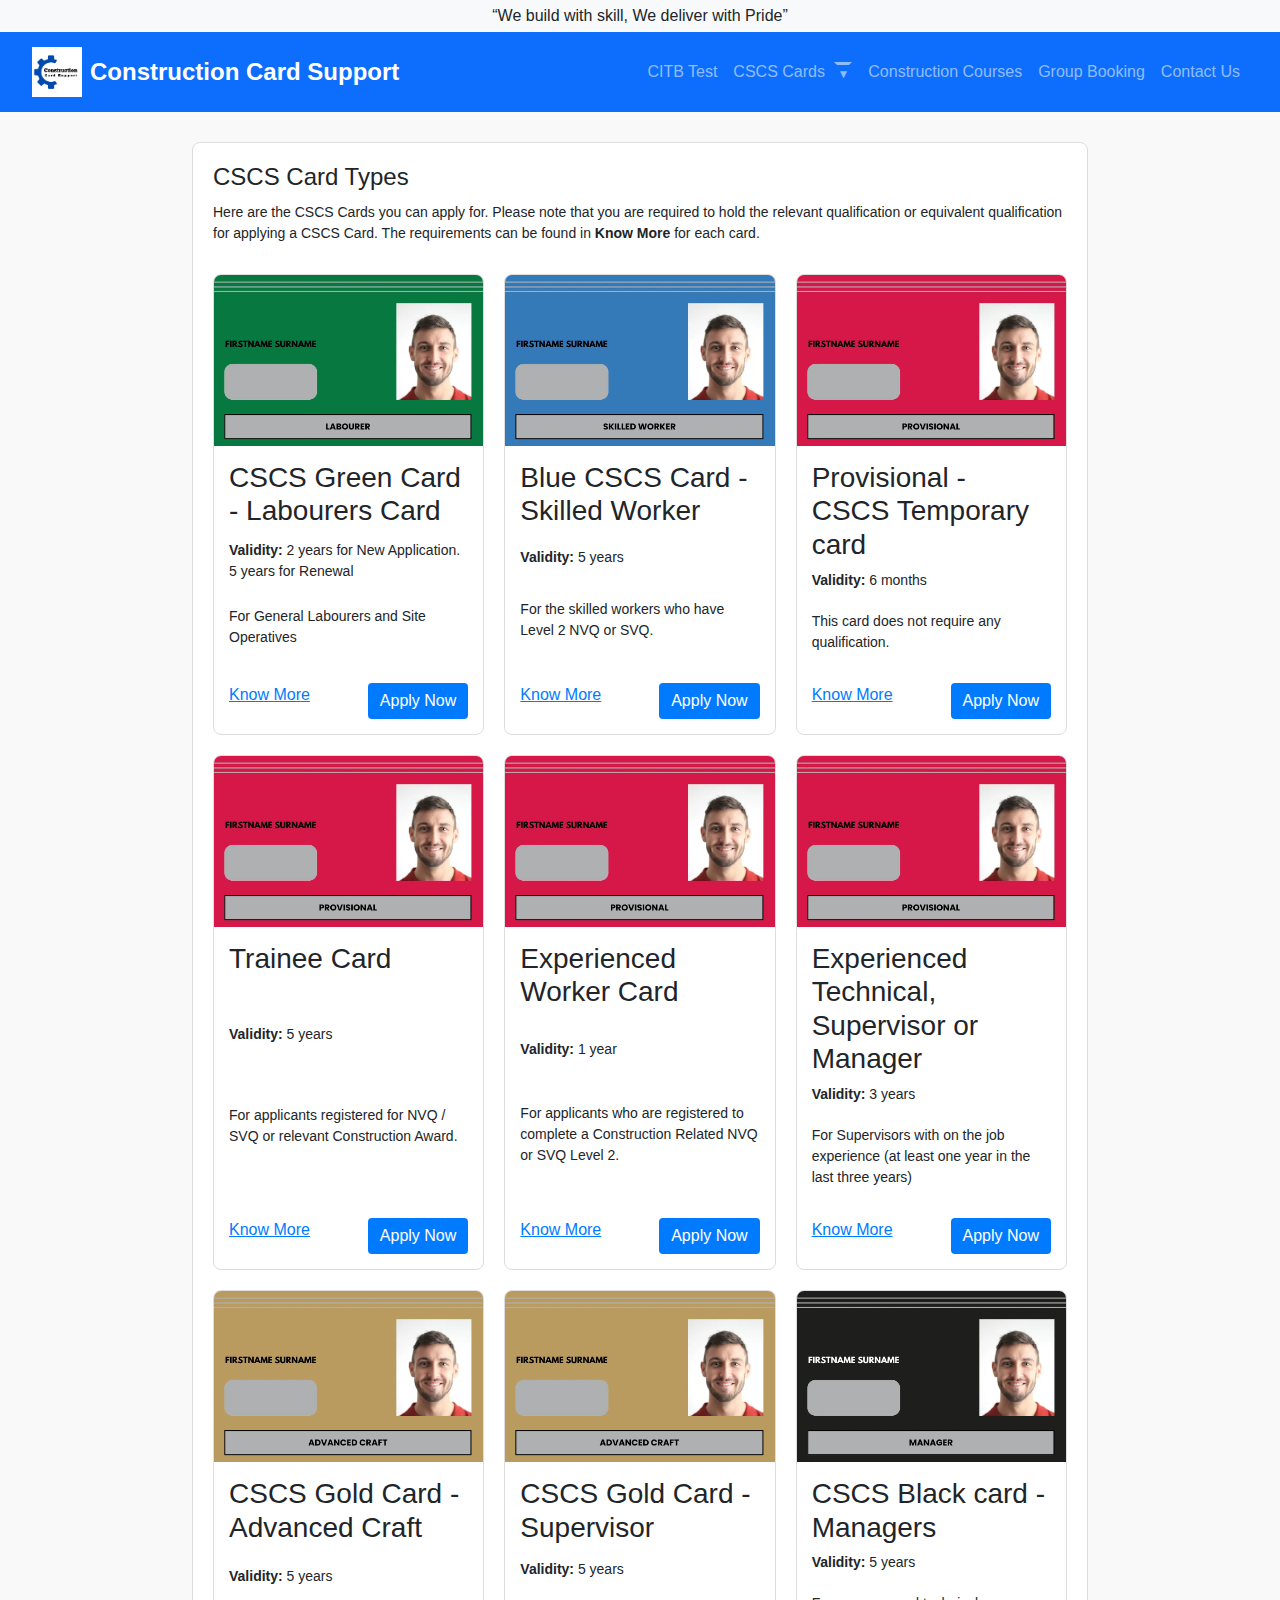
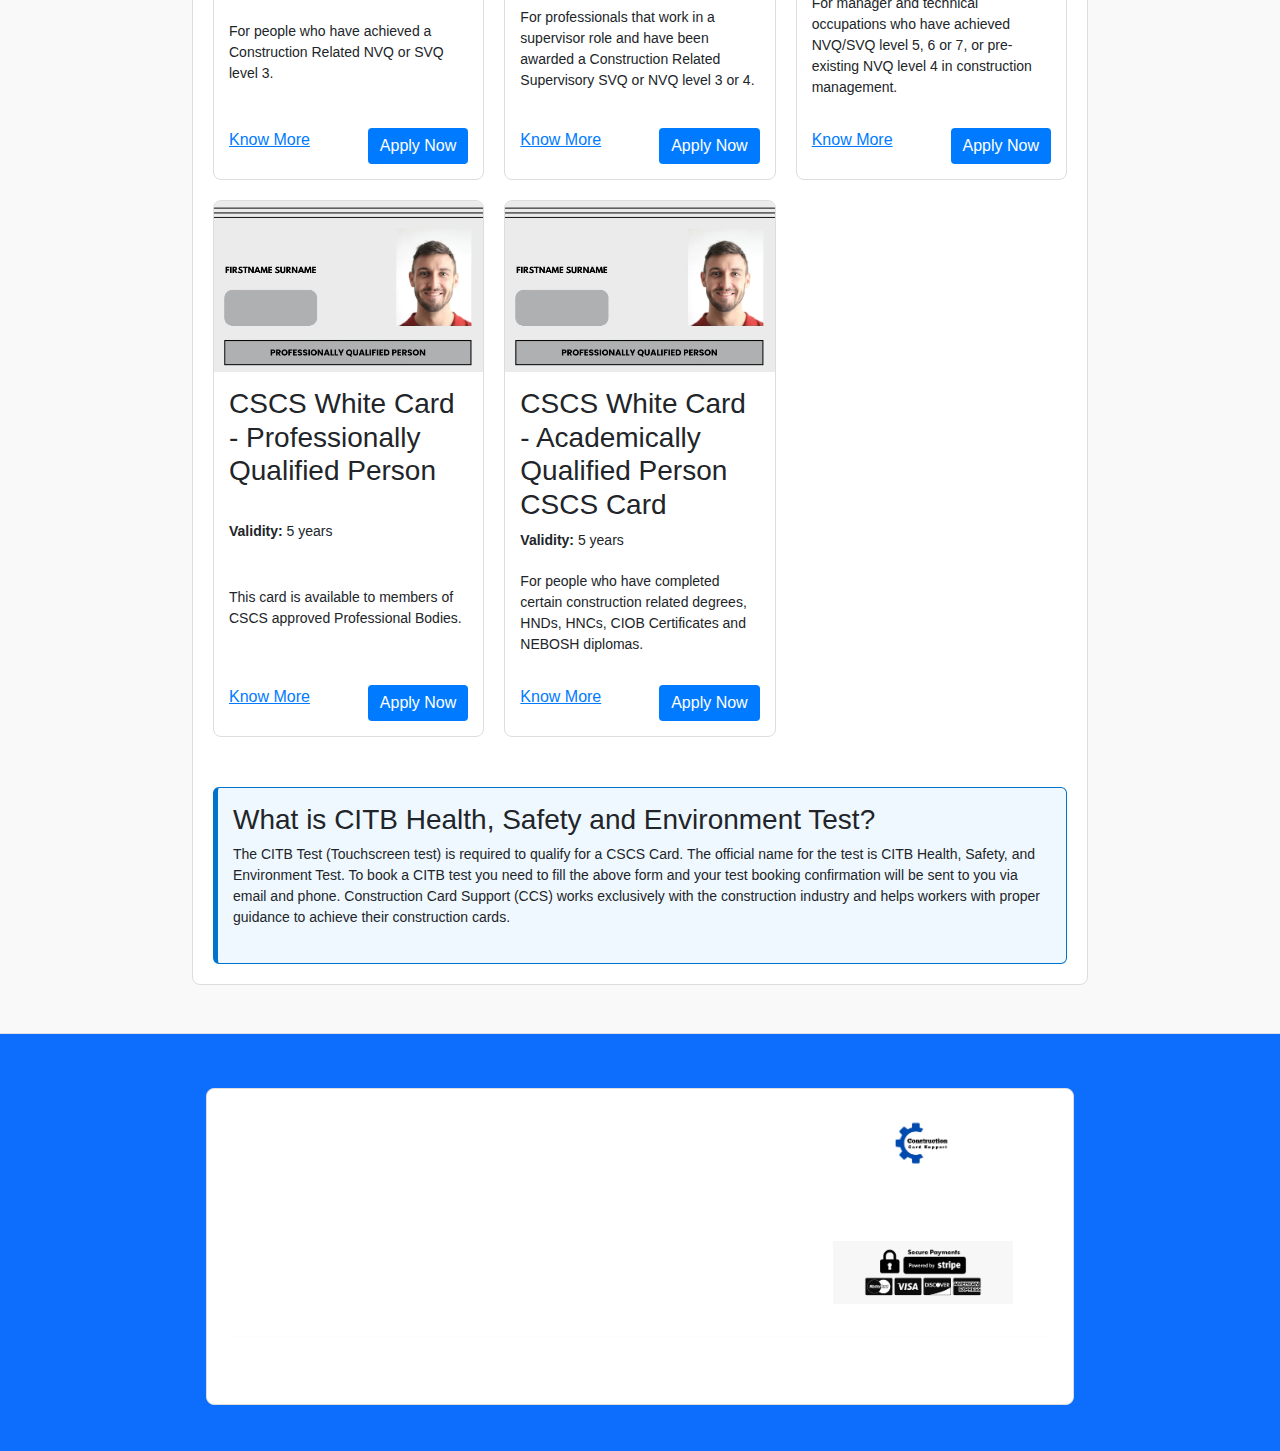
<file: cscs-all-cards.html>
<!DOCTYPE html>
<html lang="en">
<head>
    <meta charset="UTF-8" />
    <meta name="viewport" content="width=device-width, initial-scale=1" />
    <title>CSCS Card Type - Apply CSCS Card Online</title>
    <link href="https://fonts.googleapis.com/css2?family=Poppins:wght@400;600&display=swap" rel="stylesheet">
    <link href="https://cdn.jsdelivr.net/npm/bootstrap@5.3.0/dist/css/bootstrap.min.css" rel="stylesheet">
    <link rel="stylesheet" href="css/styles.css" />
</head>
<body>
  <div id="header"></div>

  <div class="container">
    <h1>CSCS Card Types</h1>
    <p>Here are the CSCS Cards you can apply for. Please note that you are required to hold the relevant qualification or equivalent qualification for applying a CSCS Card. The requirements can be found in <strong>Know More</strong> for each card.</p>

    <!-- Cards Grid -->
    <div style="display: grid; grid-template-columns: repeat(auto-fit, minmax(250px, 1fr)); gap: 20px; margin-top: 30px;">

      <div style="border: 1px solid #ddd; border-radius: 8px; overflow: hidden; background: white; display: flex; flex-direction: column; justify-content: space-between;">
        <img src="images/GreenCard_1.jpg" alt="Green Labourer CSCS Card" style="width: 100%;">
        <div style="padding: 15px; flex: 1; display: flex; flex-direction: column; justify-content: space-between;">
          <h3>CSCS Green Card - Labourers Card</h3>
          <p><strong>Validity:</strong> 2 years for New Application. 5 years for Renewal</p>
          <p>For General Labourers and Site Operatives</p>
          <div style="display: flex; justify-content: space-between; margin-top: 10px;">
            <a href="green-labourer-card.html" style="color: #007bff;">Know More</a>
            <a href="apply-cscs-green-labourer.html?card=Green%20Labourer%20Card" style="background: #007bff; color: white; padding: 6px 12px; border-radius: 4px; text-decoration: none;">Apply Now</a>
          </div>
        </div>
      </div>

      <div style="border: 1px solid #ddd; border-radius: 8px; overflow: hidden; background: white; display: flex; flex-direction: column; justify-content: space-between;">
        <img src="images/BlueCard_1.jpg" alt="Blue Skilled CSCS Card" style="width: 100%;">
        <div style="padding: 15px; flex: 1; display: flex; flex-direction: column; justify-content: space-between;">
          <h3>Blue CSCS Card - Skilled Worker</h3>
          <p><strong>Validity:</strong> 5 years</p>
          <p>For the skilled workers who have Level 2 NVQ or SVQ.</p>
          <div style="display: flex; justify-content: space-between; margin-top: 10px;">
            <a href="#" style="color: #007bff;">Know More</a>
            <a href="apply-cscs-blue-skilled-worked.html?card=Blue%20Skilled%20Worker%20Card" style="background: #007bff; color: white; padding: 6px 12px; border-radius: 4px; text-decoration: none;">Apply Now</a>
          </div>
        </div>
      </div>

      <div style="border: 1px solid #ddd; border-radius: 8px; overflow: hidden; background: white; display: flex; flex-direction: column; justify-content: space-between;">
        <img src="images/RedProvisional_1.jpg" alt="Red Provisional CSCS Card" style="width: 100%;">
        <div style="padding: 15px; flex: 1; display: flex; flex-direction: column; justify-content: space-between;">
          <h3>Provisional - CSCS Temporary card</h3>
          <p><strong>Validity:</strong> 6 months</p>
          <p>This card does not require any qualification.</p>
          <div style="display: flex; justify-content: space-between; margin-top: 10px;">
            <a href="#" style="color: #007bff;">Know More</a>
            <a href="#" style="background: #007bff; color: white; padding: 6px 12px; border-radius: 4px; text-decoration: none;">Apply Now</a>
          </div>
        </div>
      </div>

      <div style="border: 1px solid #ddd; border-radius: 8px; overflow: hidden; background: white; display: flex; flex-direction: column; justify-content: space-between;">
        <img src="images/RedProvisional_1.jpg" alt="Gold Advanced Craft CSCS Card" style="width: 100%;">
        <div style="padding: 15px; flex: 1; display: flex; flex-direction: column; justify-content: space-between;">
          <h3>Trainee Card</h3>
          <p><strong>Validity:</strong> 5 years</p>
          <p>For applicants registered for NVQ / SVQ or relevant Construction Award.</p>
          <div style="display: flex; justify-content: space-between; margin-top: 10px;">
            <a href="#" style="color: #007bff;">Know More</a>
            <a href="#" style="background: #007bff; color: white; padding: 6px 12px; border-radius: 4px; text-decoration: none;">Apply Now</a>
          </div>
        </div>
      </div>

      <div style="border: 1px solid #ddd; border-radius: 8px; overflow: hidden; background: white; display: flex; flex-direction: column; justify-content: space-between;">
        <img src="images/RedProvisional_1.jpg" alt="Gold Supervisor CSCS Card" style="width: 100%;">
        <div style="padding: 15px; flex: 1; display: flex; flex-direction: column; justify-content: space-between;">
          <h3>Experienced Worker Card</h3>
          <p><strong>Validity:</strong> 1 year</p>
          <p>For applicants who are registered to complete a Construction Related NVQ or SVQ Level 2.</p>
          <div style="display: flex; justify-content: space-between; margin-top: 10px;">
            <a href="#" style="color: #007bff;">Know More</a>
            <a href="#" style="background: #007bff; color: white; padding: 6px 12px; border-radius: 4px; text-decoration: none;">Apply Now</a>
          </div>
        </div>
      </div>

      <div style="border: 1px solid #ddd; border-radius: 8px; overflow: hidden; background: white; display: flex; flex-direction: column; justify-content: space-between;">
        <img src="images/RedProvisional_1.jpg" alt="Black Manager CSCS Card" style="width: 100%;">
        <div style="padding: 15px; flex: 1; display: flex; flex-direction: column; justify-content: space-between;">
          <h3>Experienced Technical, Supervisor or Manager</h3>
          <p><strong>Validity:</strong> 3 years</p>
          <p>For Supervisors with on the job experience (at least one year in the last three years)</p>
          <div style="display: flex; justify-content: space-between; margin-top: 10px;">
            <a href="#" style="color: #007bff;">Know More</a>
            <a href="#" style="background: #007bff; color: white; padding: 6px 12px; border-radius: 4px; text-decoration: none;">Apply Now</a>
          </div>
        </div>
      </div>

      <div style="border: 1px solid #ddd; border-radius: 8px; overflow: hidden; background: white; display: flex; flex-direction: column; justify-content: space-between;">
        <img src="images/AdvancedCraft_1.jpg" alt="Red Experienced Worker CSCS Card" style="width: 100%;">
        <div style="padding: 15px; flex: 1; display: flex; flex-direction: column; justify-content: space-between;">
          <h3>CSCS Gold Card - Advanced Craft</h3>
          <p><strong>Validity:</strong> 5 years</p>
          <p>For people who have achieved a Construction Related NVQ or SVQ level 3.</p>
          <div style="display: flex; justify-content: space-between; margin-top: 10px;">
            <a href="#" style="color: #007bff;">Know More</a>
            <a href="#" style="background: #007bff; color: white; padding: 6px 12px; border-radius: 4px; text-decoration: none;">Apply Now</a>
          </div>
        </div>
      </div>

      <div style="border: 1px solid #ddd; border-radius: 8px; overflow: hidden; background: white; display: flex; flex-direction: column; justify-content: space-between;">
        <img src="images/AdvancedCraft_1.jpg" alt="Red Trainee CSCS Card" style="width: 100%;">
        <div style="padding: 15px; flex: 1; display: flex; flex-direction: column; justify-content: space-between;">
          <h3>CSCS Gold Card - Supervisor</h3>
          <p><strong>Validity:</strong> 5 years</p>
          <p>For professionals that work in a supervisor role and have been awarded a Construction Related Supervisory SVQ or NVQ level 3 or 4.</p>
          <div style="display: flex; justify-content: space-between; margin-top: 10px;">
            <a href="#" style="color: #007bff;">Know More</a>
            <a href="#" style="background: #007bff; color: white; padding: 6px 12px; border-radius: 4px; text-decoration: none;">Apply Now</a>
          </div>
        </div>
      </div>

      <div style="border: 1px solid #ddd; border-radius: 8px; overflow: hidden; background: white; display: flex; flex-direction: column; justify-content: space-between;">
        <img src="images/BlackManager_1.jpg" alt="Red Provisional CSCS Card" style="width: 100%;">
        <div style="padding: 15px; flex: 1; display: flex; flex-direction: column; justify-content: space-between;">
          <h3>CSCS Black card - Managers</h3>
          <p><strong>Validity:</strong> 5 years</p>
          <p>For manager and technical occupations who have achieved NVQ/SVQ level 5, 6 or 7, or pre-existing NVQ level 4 in construction management.</p>
          <div style="display: flex; justify-content: space-between; margin-top: 10px;">
            <a href="#" style="color: #007bff;">Know More</a>
            <a href="#" style="background: #007bff; color: white; padding: 6px 12px; border-radius: 4px; text-decoration: none;">Apply Now</a>
          </div>
        </div>
      </div>

      <div style="border: 1px solid #ddd; border-radius: 8px; overflow: hidden; background: white; display: flex; flex-direction: column; justify-content: space-between;">
        <img src="images/Whitepqp_1.jpg" alt="Academically Qualified CSCS Card" style="width: 100%;">
        <div style="padding: 15px; flex: 1; display: flex; flex-direction: column; justify-content: space-between;">
          <h3>CSCS White Card - Professionally Qualified Person</h3>
          <p><strong>Validity:</strong> 5 years</p>
          <p>This card is available to members of CSCS approved Professional Bodies.</p>
          <div style="display: flex; justify-content: space-between; margin-top: 10px;">
            <a href="#" style="color: #007bff;">Know More</a>
            <a href="#" style="background: #007bff; color: white; padding: 6px 12px; border-radius: 4px; text-decoration: none;">Apply Now</a>
          </div>
        </div>
      </div>

      <div style="border: 1px solid #ddd; border-radius: 8px; overflow: hidden; background: white; display: flex; flex-direction: column; justify-content: space-between;">
        <img src="images/Whitepqp_1.jpg" alt="Professionally Qualified CSCS Card" style="width: 100%;">
        <div style="padding: 15px; flex: 1; display: flex; flex-direction: column; justify-content: space-between;">
          <h3>CSCS White Card - Academically Qualified Person CSCS Card</h3>
          <p><strong>Validity:</strong> 5 years</p>
          <p>For people who have completed certain construction related degrees, HNDs, HNCs, CIOB Certificates and NEBOSH diplomas.</p>
          <div style="display: flex; justify-content: space-between; margin-top: 10px;">
            <a href="#" style="color: #007bff;">Know More</a>
            <a href="#" style="background: #007bff; color: white; padding: 6px 12px; border-radius: 4px; text-decoration: none;">Apply Now</a>
          </div>
        </div>
      </div>

    </div>

    <!-- FAQ section -->
    <div class="faq" style="margin-top: 50px;">
      <h3>What is CITB Health, Safety and Environment Test?</h3>
      <p>
        The CITB Test (Touchscreen test) is required to qualify for a CSCS Card. The official name for the test is CITB Health, Safety, and Environment Test. To book a CITB test you need to fill the above form and your test booking confirmation will be sent to you via email and phone. Construction Card Support (CCS) works exclusively with the construction industry and helps workers with proper guidance to achieve their construction cards.
      </p>
    </div>
  </div>

  <div id="footer"></div>
  
  <script>
    fetch('partials/header.html')
      .then(res => res.text())
      .then(data => document.getElementById('header').innerHTML = data);

    fetch('partials/footer.html')
      .then(res => res.text())
      .then(data => document.getElementById('footer').innerHTML = data);
  </script>
  <script src="https://cdn.jsdelivr.net/npm/bootstrap@5.3.0/dist/js/bootstrap.bundle.min.js"></script>
</body>
</html>
</file>
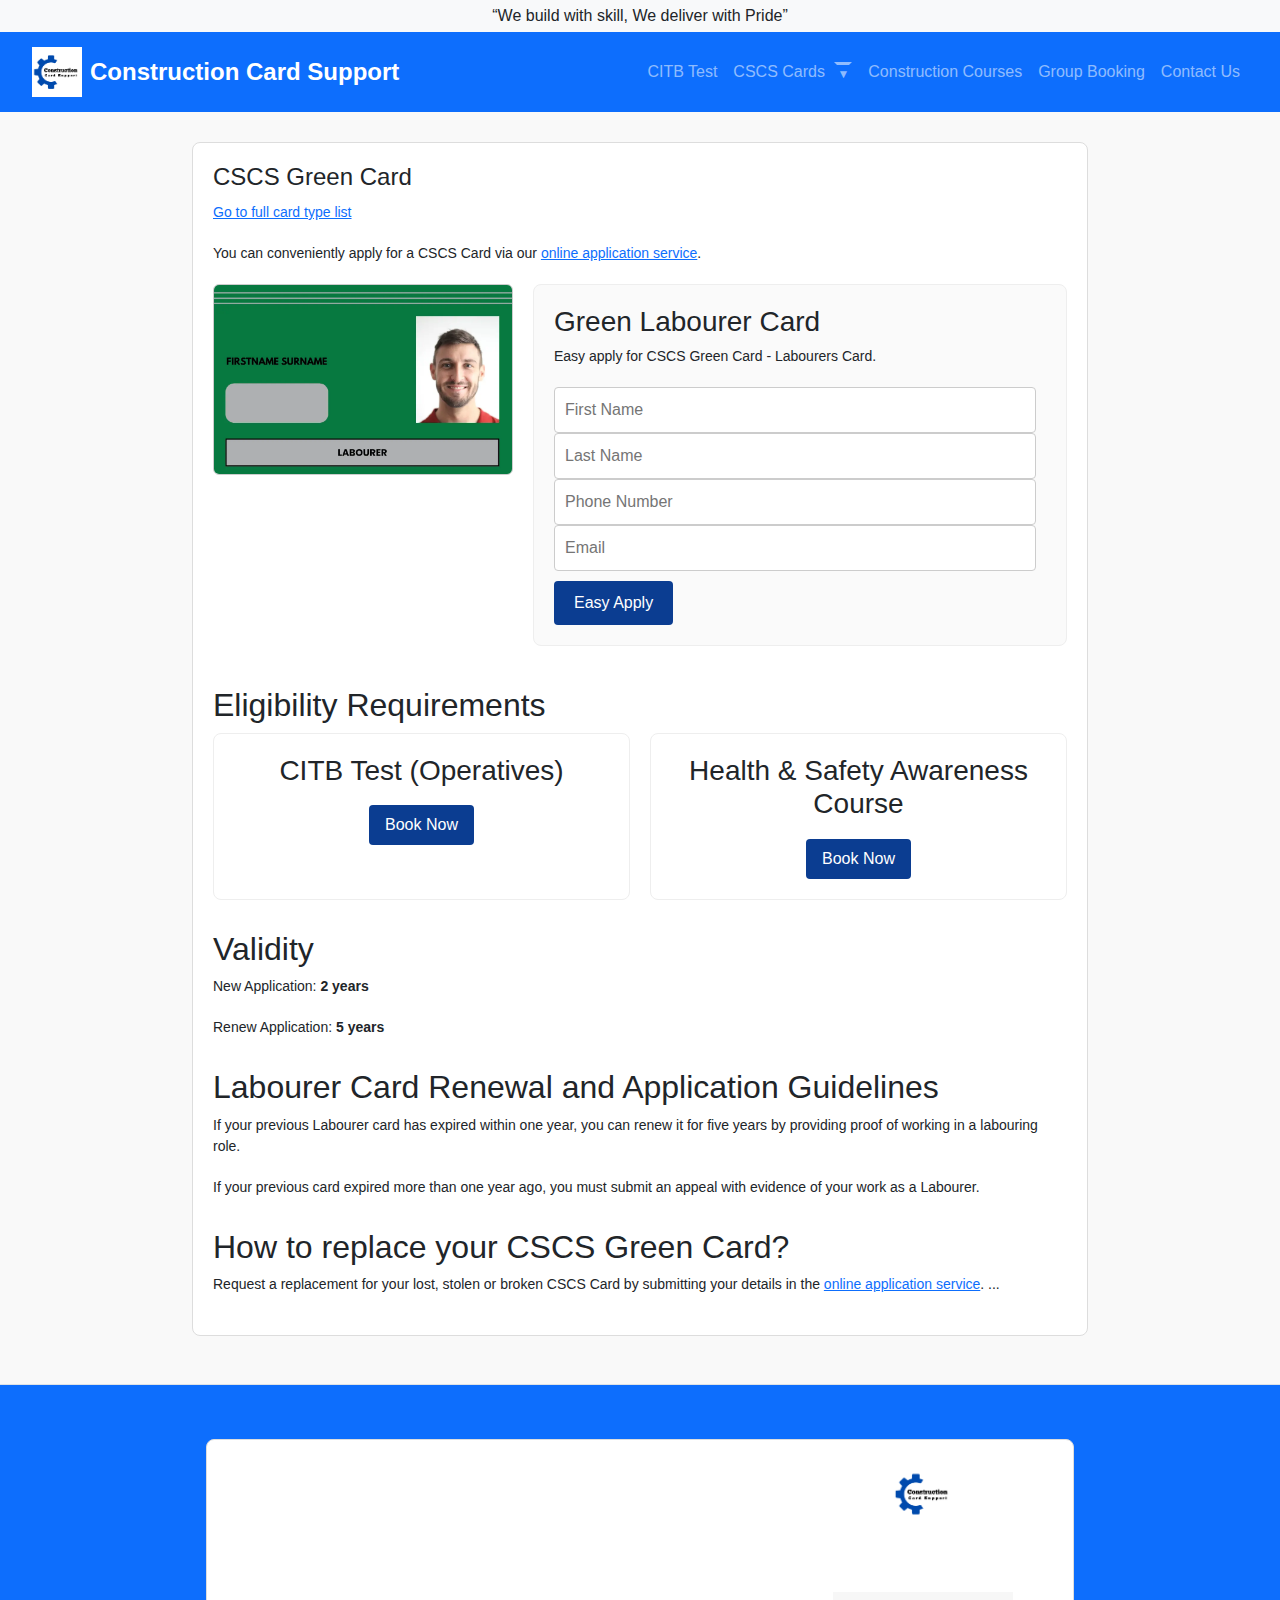
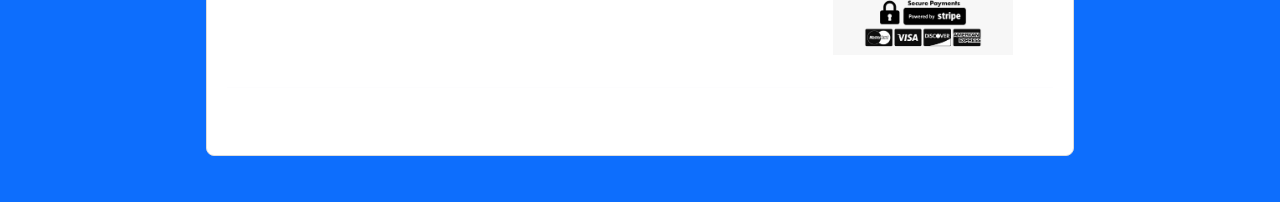
<file: green-labourer-card.html>
<!DOCTYPE html>
<html lang="en">
<head>
    <meta charset="UTF-8" />
    <meta name="viewport" content="width=device-width, initial-scale=1" />
    <title>Your Page Title</title>
    <link href="https://fonts.googleapis.com/css2?family=Poppins:wght@400;600&display=swap" rel="stylesheet">
    <link href="https://cdn.jsdelivr.net/npm/bootstrap@5.3.0/dist/css/bootstrap.min.css" rel="stylesheet">
    <link rel="stylesheet" href="css/styles.css" />
</head>
<body>

<div id="header"></div>

<div class="container">
    <h1>CSCS Green Card</h1>
    <p><a href="cscs-all-cards.html">Go to full card type list</a></p>
    <p>You can conveniently apply for a CSCS Card via our <a href="#">online application service</a>.</p>

    <!-- Top Section -->
    <div style="display: flex; flex-wrap: wrap; gap: 20px; align-items: flex-start;">
        <img src="images/GreenCard_1.jpg" alt="Green Card" style="max-width: 300px; border: 1px solid #ccc; border-radius: 6px;">

        <div style="flex: 1; border: 1px solid #eee; padding: 20px; border-radius: 8px; background-color: #fafafa;">
            <h3>Green Labourer Card</h3>
            <p>Easy apply for CSCS Green Card - Labourers Card.</p>
            <form>
                <input type="text" placeholder="First Name" required>
                <input type="text" placeholder="Last Name" required>
                <input type="text" placeholder="Phone Number" required>
                <input type="email" placeholder="Email" required>
                <button type="submit" style="background-color: #0b3d91; color: white; padding: 10px 20px; border: none; border-radius: 4px; cursor: pointer; margin-top: 10px;">Easy Apply</button>
            </form>
        </div>
    </div>

    <!-- Eligibility Section -->
    <h2 style="margin-top: 40px;">Eligibility Requirements</h2>
    <div style="display: flex; gap: 20px; flex-wrap: wrap; margin-bottom: 30px;">
        <div style="flex: 1; min-width: 200px; border: 1px solid #eee; padding: 20px; border-radius: 8px; text-align: center;">
            <h3>CITB Test (Operatives)</h3>
            <button style="margin-top: 10px; background-color: #0b3d91; color: white; padding: 8px 16px; border: none; border-radius: 4px; cursor: pointer;">Book Now</button>
        </div>
        <div style="flex: 1; min-width: 200px; border: 1px solid #eee; padding: 20px; border-radius: 8px; text-align: center;">
            <h3>Health & Safety Awareness Course</h3>
            <button style="margin-top: 10px; background-color: #0b3d91; color: white; padding: 8px 16px; border: none; border-radius: 4px; cursor: pointer;">Book Now</button>
        </div>
    </div>

    <!-- Validity Section -->
    <h2>Validity</h2>
    <p>New Application: <strong>2 years</strong></p>
    <p>Renew Application: <strong>5 years</strong></p>

    <!-- Application Guide -->
    <h2 style="margin-top: 30px;">Labourer Card Renewal and Application Guidelines</h2>
    <p>If your previous Labourer card has expired within one year, you can renew it for five years by providing proof of working in a labouring role.</p>
    <p>If your previous card expired more than one year ago, you must submit an appeal with evidence of your work as a Labourer.</p>
    <!-- Add full content from your screenshot here -->

    <h2 style="margin-top: 30px;">How to replace your CSCS Green Card?</h2>
    <p>Request a replacement for your lost, stolen or broken CSCS Card by submitting your details in the <a href="#">online application service</a>. ...</p>
    <!-- Add full content from your screenshot here -->

</div>

<div id="footer"></div>

<script>
    fetch('partials/header.html')
        .then(res => res.text())
        .then(data => document.getElementById('header').innerHTML = data);

    fetch('partials/footer.html')
        .then(res => res.text())
        .then(data => document.getElementById('footer').innerHTML = data);
</script>
<script src="https://cdn.jsdelivr.net/npm/bootstrap@5.3.0/dist/js/bootstrap.bundle.min.js"></script>
</body>
</html>
</file>
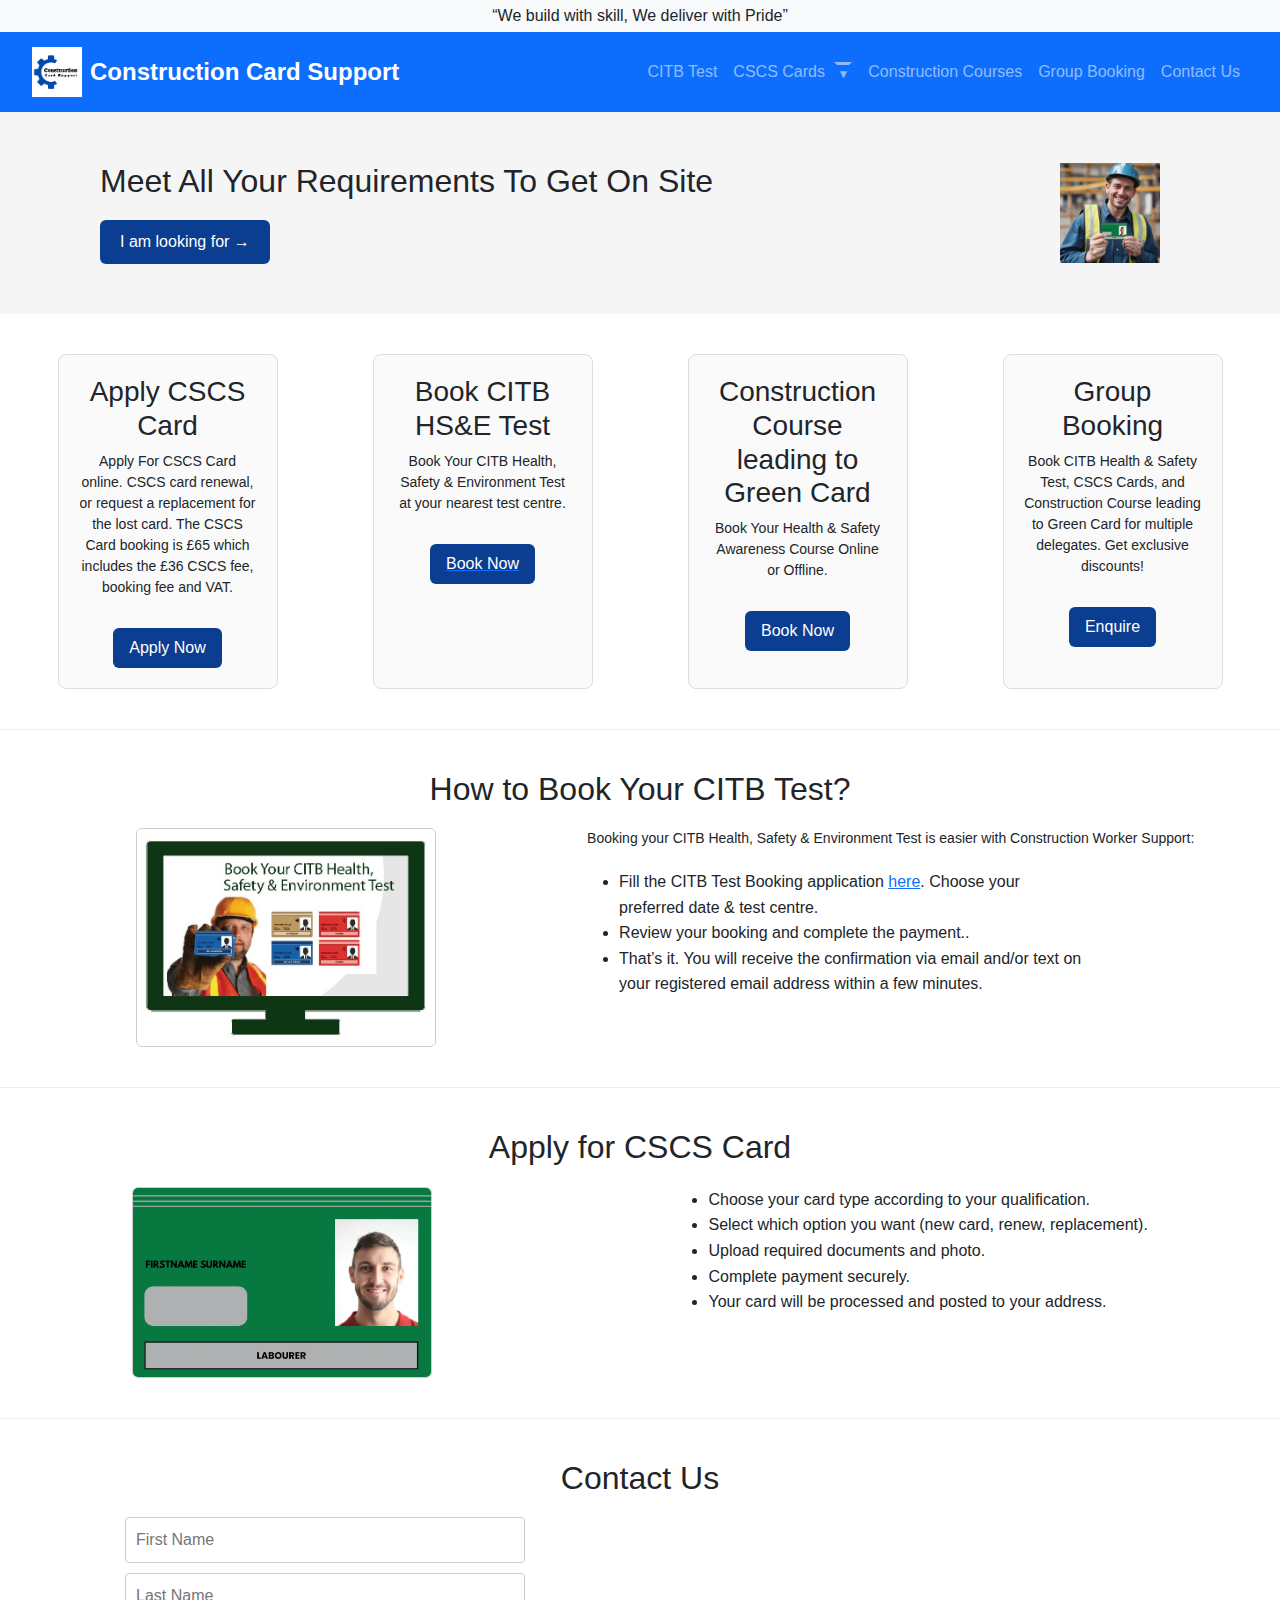
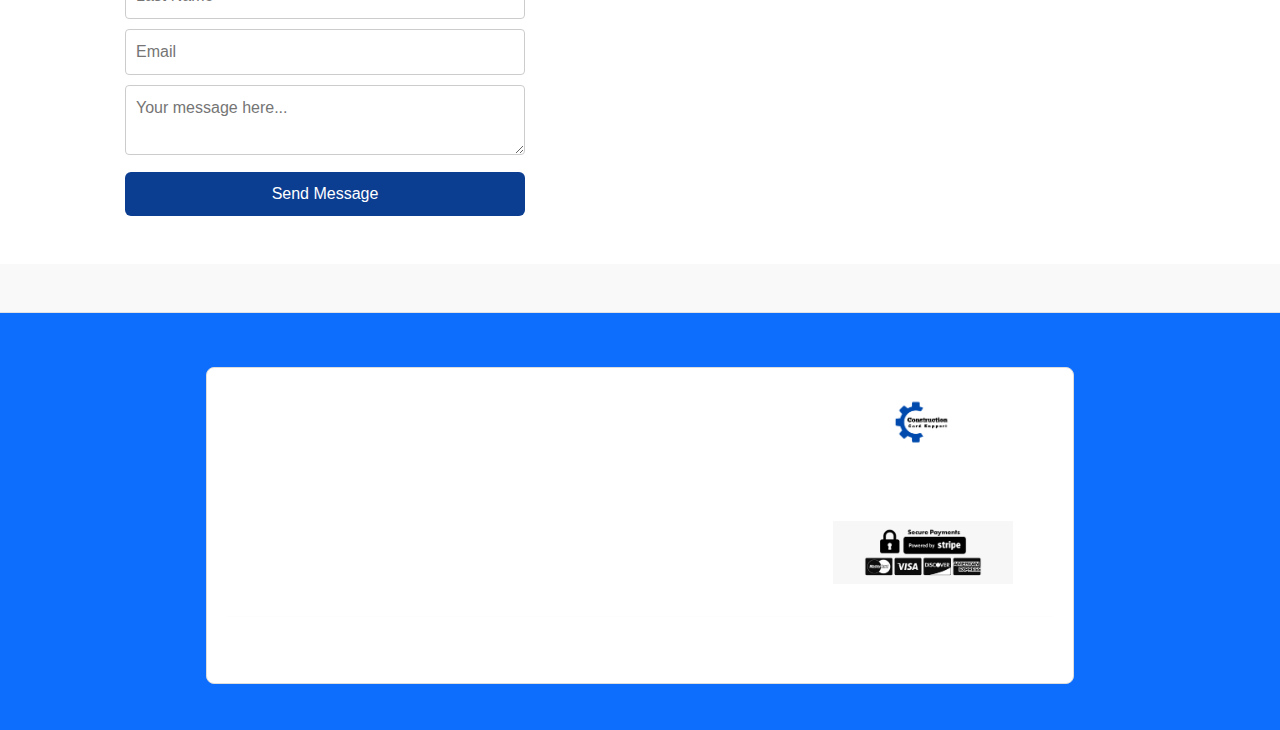
<file: index1.html>
<!DOCTYPE html>
<html lang="en">
<head>
    <meta charset="UTF-8" />
    <meta name="viewport" content="width=device-width, initial-scale=1" />
    <title>Construction Worker Support</title>
    <link href="https://fonts.googleapis.com/css2?family=Poppins:wght@400;600&display=swap" rel="stylesheet">
    <link href="https://cdn.jsdelivr.net/npm/bootstrap@5.3.0/dist/css/bootstrap.min.css" rel="stylesheet">
    <link rel="stylesheet" href="css/styles.css" />
</head>
<body>

    <div id="header"></div>

    <!-- Hero Section -->
    <section class="hero">
        <div class="hero-text">
            <h1>Meet All Your Requirements To Get On Site</h1>
            <button class="btn btn-primary">I am looking for →</button>
        </div>
        <div class="hero-image">
            <img src="images/hero.jpg" alt="Construction Worker" />
        </div>
    </section>

    <!-- Services Section -->
    <section class="services">
        <div class="service-card">
            <h3>Apply CSCS Card</h3>
            <p>Apply For CSCS Card online. CSCS card renewal, or request a replacement for the lost card. The CSCS Card booking is £65 which includes the £36 CSCS fee, booking fee and VAT.<p>
            <div class="button-row">
                <button class="btn btn-primary">Apply Now</button>
            </div>
        </div>
        <div class="service-card">
            <h3>Book CITB HS&E Test</h3>
            <p>Book Your CITB Health, Safety & Environment Test at your nearest test centre.</p>
            <a href="citb-test.html">
            <div class="button-row">
                <button class="btn btn-primary">Book Now</button>
            </div>
            </a>
        </div>
        <div class="service-card">
            <h3>Construction Course leading to Green Card</h3>
            <p>Book Your Health & Safety Awareness Course Online or Offline.</p>
            <div class="button-row">
                <button class="btn btn-primary">Book Now</button>
            </div>
        </div>
        <div class="service-card">
            <h3>Group Booking</h3>
            <p>Book CITB Health & Safety Test, CSCS Cards, and Construction Course leading to Green Card for multiple delegates. Get exclusive discounts!</p>
            <div class="button-row">
                <button class="btn btn-secondary">Enquire</button>
            </div>
        </div>
    </section>

    <!-- How to Book -->
    <section class="how-to-book">
        <h2>How to Book Your CITB Test?</h2>
        <div class="how-to-book-content">
            <img src="images/citb.jpg" alt="CITB Test" style="
                border-left-width: 1px;
                margin-left: 50px;
            ">
            
            <div>
                <p>Booking your CITB Health, Safety & Environment Test is easier with Construction Worker Support:</p>
                <ul>
                    <li>Fill the CITB Test Booking application <a href="citb-test.html">here</a>. Choose your preferred date & test centre.</li>
                    <li>Review your booking and complete the payment..</li>
                    <li> That’s it. You will receive the confirmation via email and/or text on your registered email address within a few minutes.</li>
                </ul>
            </div>
        </div>
    </section>

    <!-- Apply for CSCS Card -->
    <section class="apply-cscs">
        <h2>Apply for CSCS Card</h2>
        <div class="apply-cscs-content">
            <img src="images/GreenCard_1.jpg" alt="CSCS Card" />
            <div>
                <ul>
                    <li>Choose your card type according to your qualification.</li>
                    <li>Select which option you want (new card, renew, replacement).</li>
                    <li>Upload required documents and photo.</li>
                    <li>Complete payment securely.</li>
                    <li>Your card will be processed and posted to your address.</li>
                </ul>
            </div>
        </div>
    </section>

    <!-- Contact + Map -->
    <section class="contact-map">
        <h2>Contact Us</h2>
        <div class="contact-map-content">
            <form id="contact-form">
                <input type="text" placeholder="First Name" required />
                <input type="text" placeholder="Last Name" required />
                <input type="email" placeholder="Email" required />
                <textarea placeholder="Your message here..."></textarea>
                <button type="submit" class="btn btn-success">Send Message</button>
            </form>
            <div class="map">
                <iframe
                    src="https://www.google.com/maps/embed?pb=!1m18!1m12!1m3!1d2371.519013346125!2d-1.546485!3d53.7965081!2m3!1f0!2f0!3f0!3m2!1i1024!2i768!4f13.1!3m3!1m2!1s0x48795c18f5d7aeb3%3A0xb5f37e5c8d368e5!2s14%20King%20St%2C%20Leeds%20LS1%202HL%2C%20UK!5e0!3m2!1sen!2suk!4v1680000000000"
                    width="400"
                    height="300"
                    style="border:0;"
                    allowfullscreen=""
                    loading="lazy">
                </iframe>
            </div>
        </div>
    </section>

    <div id="footer"></div>
    

    <script>
        fetch('partials/header.html')
            .then(res => res.text())
            .then(data => document.getElementById('header').innerHTML = data);

        fetch('partials/footer.html')
            .then(res => res.text())
            .then(data => document.getElementById('footer').innerHTML = data);

        document.getElementById("contact-form").addEventListener("submit", function(e) {
            e.preventDefault();
            alert("Thank you for your message! We will get back to you soon.");
        });
    </script>
    <script src="https://cdn.jsdelivr.net/npm/bootstrap@5.3.0/dist/js/bootstrap.bundle.min.js"></script>
</body>
</html>
</file>
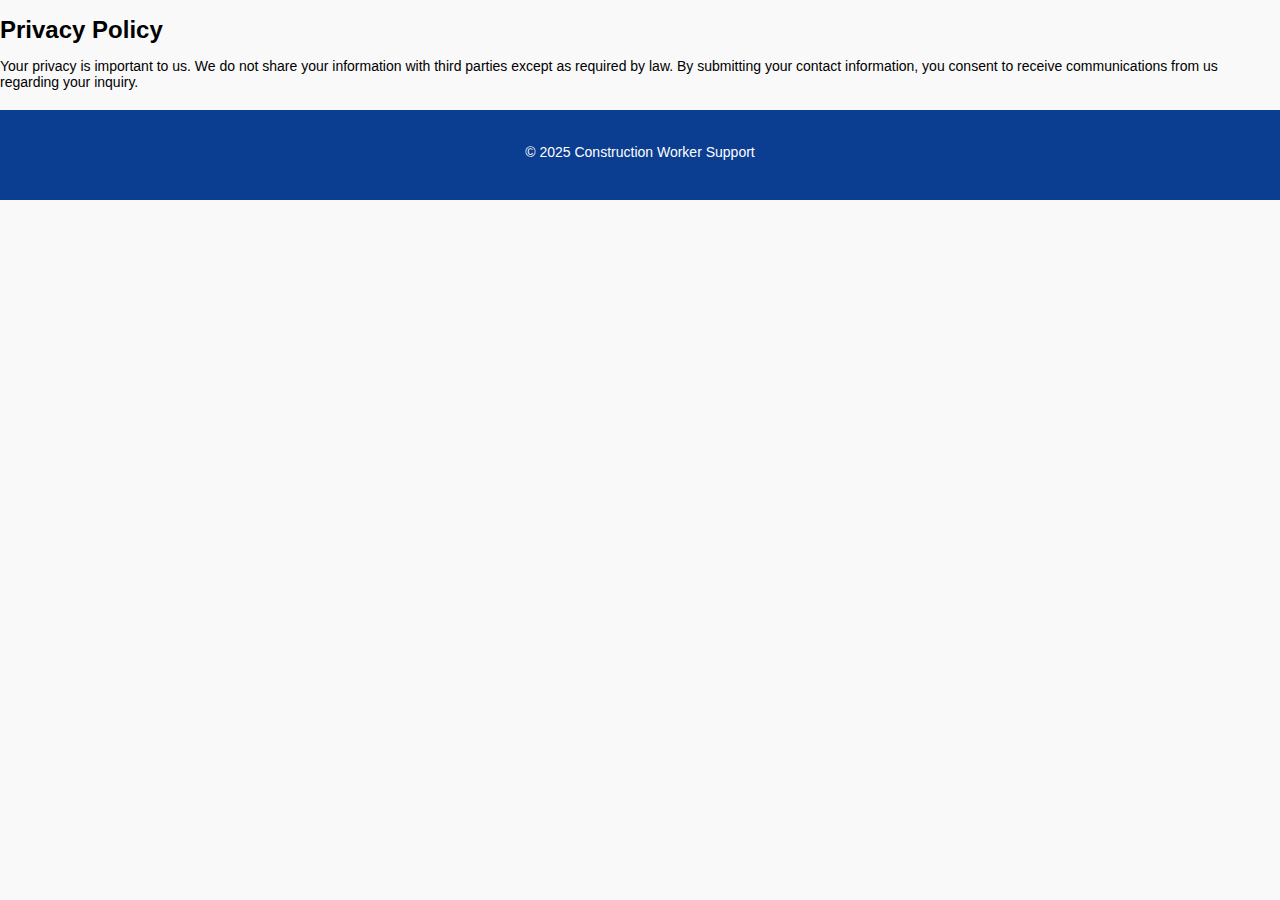
<file: privacy.html>
<!DOCTYPE html>
<html lang="en">
<head>
    <meta charset="UTF-8" />
    <meta name="viewport" content="width=device-width, initial-scale=1" />
    <title>Privacy Policy - Construction Worker Support</title>
    <link rel="stylesheet" href="css/styles.css" />
</head>
<body>
    <header>
        <h1>Privacy Policy</h1>
    </header>

    <main>
        <section>
            <p>Your privacy is important to us. We do not share your information with third parties except as required by law. By submitting your contact information, you consent to receive communications from us regarding your inquiry.</p>
        </section>
    </main>

    <footer>
        <p>&copy; 2025 Construction Worker Support</p>
    </footer>
</body>
</html>
</file>
<file: css/styles.css>
body {
            font-family: Arial, sans-serif;
            margin: 0;
            padding: 0;
            background: #f9f9f9;
        }

        /* Navbar */
        .navbar {
            display: flex;
            justify-content: space-between;
            align-items: center;
            background-color: #0b3d91;
            padding: 10px 20px;
            color: white;
        }

        .navbar .logo {
            font-size: 24px;
            font-weight: bold;
        }

        .navbar nav ul {
            list-style: none;
            display: flex;
            gap: 20px;
            margin: 0;
            padding: 0;
        }

        .navbar nav ul li a {
            color: white;
            text-decoration: none;
        }

        /* Hero Section */
        .hero {
            display: flex;
            align-items: center;
            justify-content: space-between;
            padding: 50px 20px;
            background-color: #f5f5f5;
            flex-wrap: wrap;
            padding-left: 100px;
        }

        .hero-text h1 {
            font-size: 32px;
            margin-bottom: 20px;
            
        }

        .hero button {
            padding: 10px 20px;
            background-color: #0b3d91;
            color: white;
            border: none;
            cursor: pointer;
            
        }

        .hero-image img {
            width: 300px;
            max-width: 100%;
            padding: 0px 100px;
        }

        /* Services */
        .services {
            display: flex;
            justify-content: space-around;
            padding: 40px 20px;
            background-color: #fff;
            flex-wrap: wrap;
            gap: 20px;
        }

        .service-card {
            border: 1px solid #ddd;
            padding: 20px;
            width: 220px;
            text-align: center;
            border-radius: 8px;
            background: #fafafa;
        }

        .service-card button {
            margin-top: 10px;
            padding: 8px 16px;
            background-color: #0b3d91;
            color: white;
            border: none;
            cursor: pointer;
        }

        /* How To Book & Apply Sections */
        .how-to-book, .apply-cscs, .contact-map {
            padding: 40px 20px;
            background-color: #fff;
            border-top: 1px solid #eee;
        }

        .how-to-book h2, .apply-cscs h2, .contact-map h2 {
            text-align: center;
            margin-bottom: 20px;
        }

        .how-to-book-content, .apply-cscs-content, .contact-map-content {
            display: flex;
            align-items: flex-start;
            justify-content: space-around;
            flex-wrap: wrap;
            gap: 20px;
        }

        .how-to-book-content img,
        .apply-cscs-content img {
            width: 300px;
            max-width: 100%;
            border: 1px solid #ccc;
            border-radius: 6px;
        }

        .how-to-book-content ul,
        .apply-cscs-content ul {
            max-width: 500px;
            line-height: 1.6;
        }

        /* Contact + Map */
        .contact-map-content {
            display: flex;
            flex-wrap: wrap;
            justify-content: space-around;
            align-items: flex-start;
            gap: 20px;
        }

        .contact-map-content form {
            flex: 1;
            min-width: 300px;
            max-width: 400px;
        }

        .contact-map-content .map iframe {
            flex: 1;
            min-width: 300px;
        }

        .contact-map-content input, .contact-map-content textarea {
            width: 100%;
            padding: 10px;
            margin-bottom: 10px;
            border-radius: 4px;
            border: 1px solid #ccc;
        }

        .contact-map-content button {
            padding: 10px;
            background-color: #0b3d91;
            color: white;
            border: none;
            cursor: pointer;
            width: 100%;
        }

        header .logo img {
            max-height: 80px;
        }

        /* Footer */
        /* Footer */
        footer {
            padding: 20px;
            background-color: #0b3d91;
            color: white;
            display: flex;
            justify-content: space-around;
            flex-wrap: wrap;
            font-size: 14px;
        }

        .footer-column {
            flex: 1;
            min-width: 200px;
            padding: 10px;
        }

        .footer-column a {
            color: white;
            text-decoration: none;
            display: block;
            margin-bottom: 5px;
        }

        .footer-column img {
            max-height: 30px;
            margin-top: 10px;
        }

        .footer-note {
            text-align: center;
            padding: 10px;
            background-color: #062c63;
            color: #ccc;
            font-size: 12px;
        }

        .container {
            width: 70%;
            margin: 30px auto;
            padding: 20px;
            background: white;
            border-radius: 8px;
            border: 1px solid #ddd;
        }

        h1 {
            font-size: 24px;
            margin-bottom: 10px;
        }

        p {
            font-size: 14px;
            margin-bottom: 20px;
        }

        form label {
            display: block;
            margin: 15px 0 5px;
            font-weight: bold;
        }

        form input, form select, form textarea {
            width: 98%;
            padding: 10px;
            border: 1px solid #ccc;
            border-radius: 4px;
        }

        .section-title {
            font-size: 18px;
            margin: 25px 0 10px;
            border-bottom: 1px solid #ccc;
            padding-bottom: 5px;
        }

        .form-group.checkbox {
            display: flex;
            align-items: center;
            margin: 20px 0;
            justify-content: flex-start;
            gap: 10px;
            flex-wrap: wrap;
        }

        .form-group.checkbox input {
            margin-right: 10px;
        }

        .buttons {
            display: flex;
            justify-content: space-between;
            align-items: center;
            margin-top: 20px;
        }

        .buttons button {
            padding: 10px 20px;
            background-color: #0b3d91;
            color: white;
            border: none;
            border-radius: 4px;
            cursor: pointer;
        }

        .faq {
            margin-top: 40px;
            padding: 15px;
            border: 1px solid #0074cc;
            border-left: 5px solid #0074cc;
            background-color: #f0f8ff;
            border-radius: 6px;
        }

        /* Dropdown */

        .navbar nav {
            position: relative;
            z-index: 10;
        }
        
        .navbar nav ul {
            list-style: none;
            display: flex;
            gap: 20px;
            margin: 0;
            padding: 0;
            position: relative;
        }
        .navbar ul li.dropdown {
            position: relative;
        }

        .navbar ul li.dropdown > a::after {
            content: " ▼";
            font-size: 12px;
            display: inline-block;
            vertical-align: middle;
            margin-left: 5px;
        }

        .navbar ul li .dropdown-content {
            display: none;
            position: absolute;
            background-color: white;
            box-shadow: 0 4px 8px rgba(0,0,0,0.1);
            z-index: 99;
            min-width: 200px;
            list-style: none;
            padding: 0;
            margin: 0;
            top: 100%;
            left: 0;
        }

        .navbar ul li.dropdown:hover .dropdown-content {
            display: block;
        }

        .navbar ul li .dropdown-content li {
            padding: 10px;
        }

        .navbar ul li .dropdown-content li a {
            color: black;
            text-decoration: none;
        }

        .navbar ul li .dropdown-content li a:hover {
            background-color: #f0f0f0;
        }


.service-card .button-row {
    display: flex;
    justify-content: center;
    align-items: center;
    margin-top: 10px;
}
</file>
